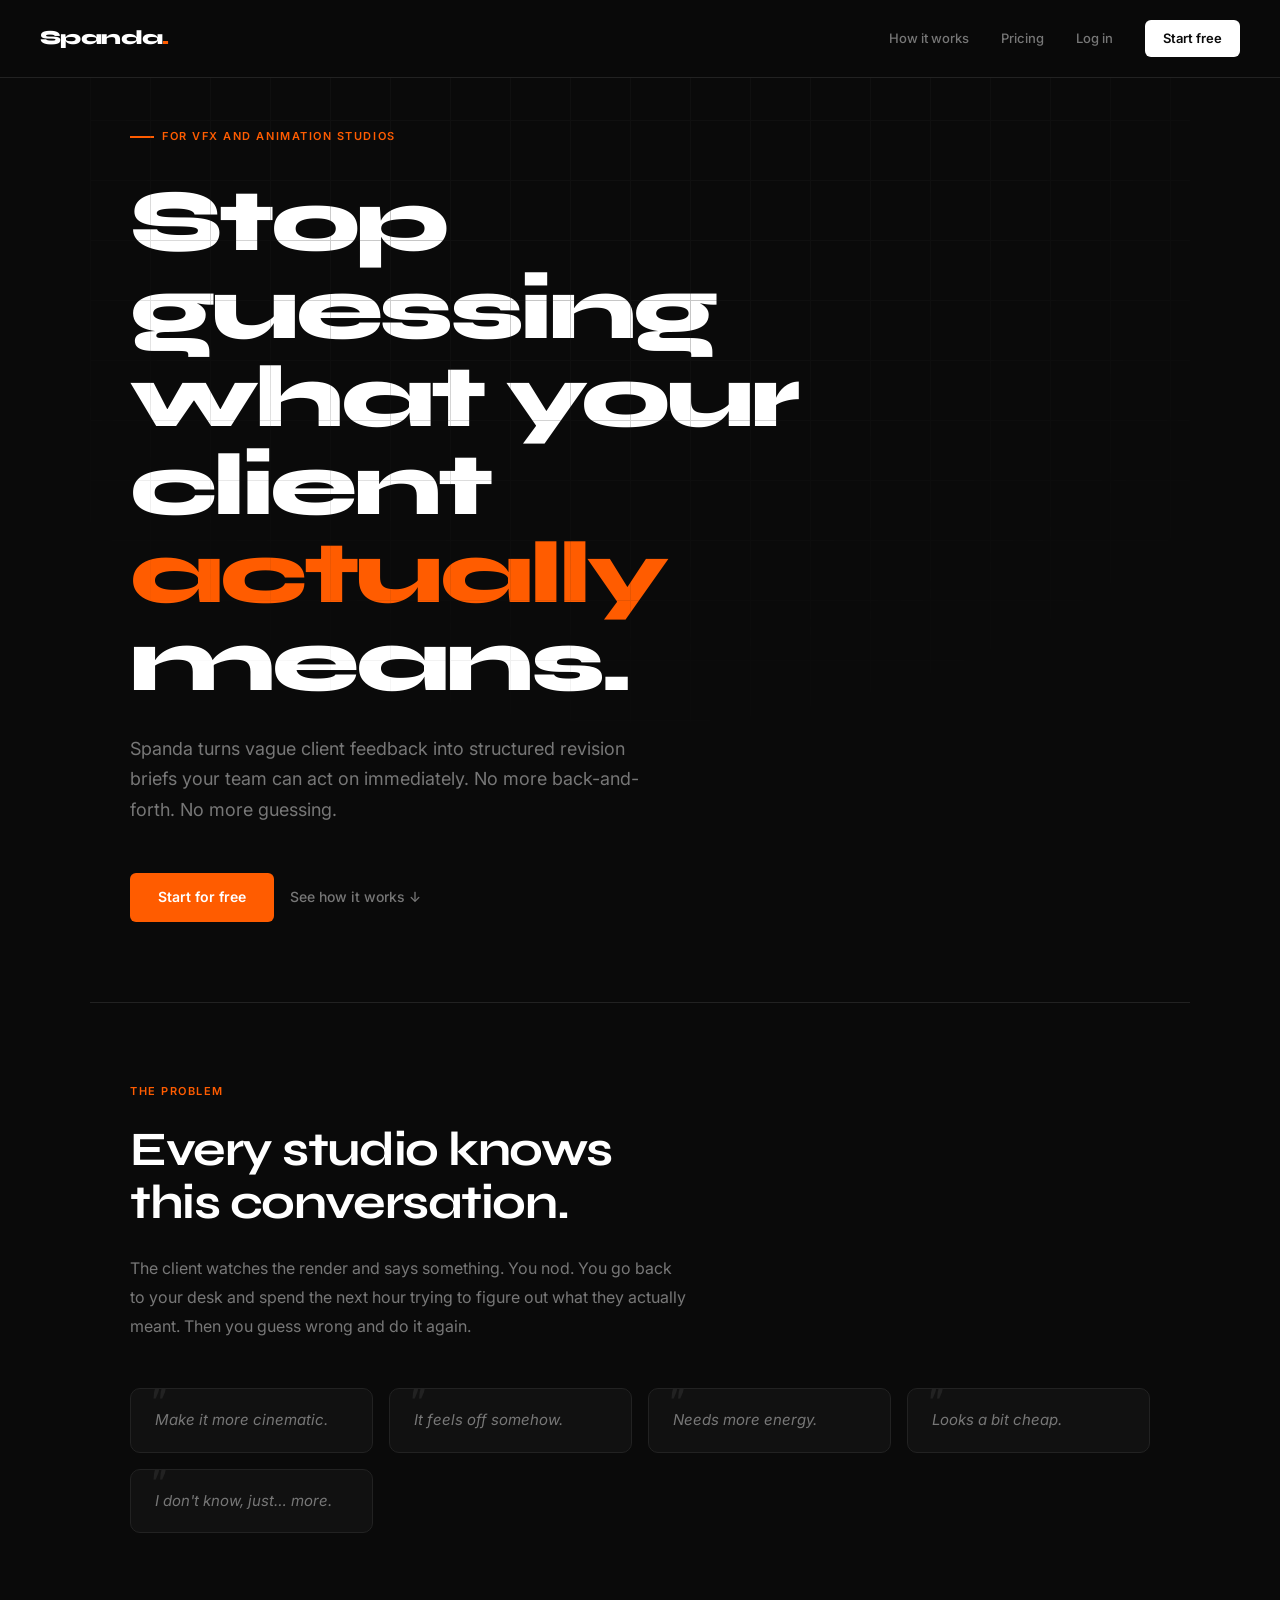
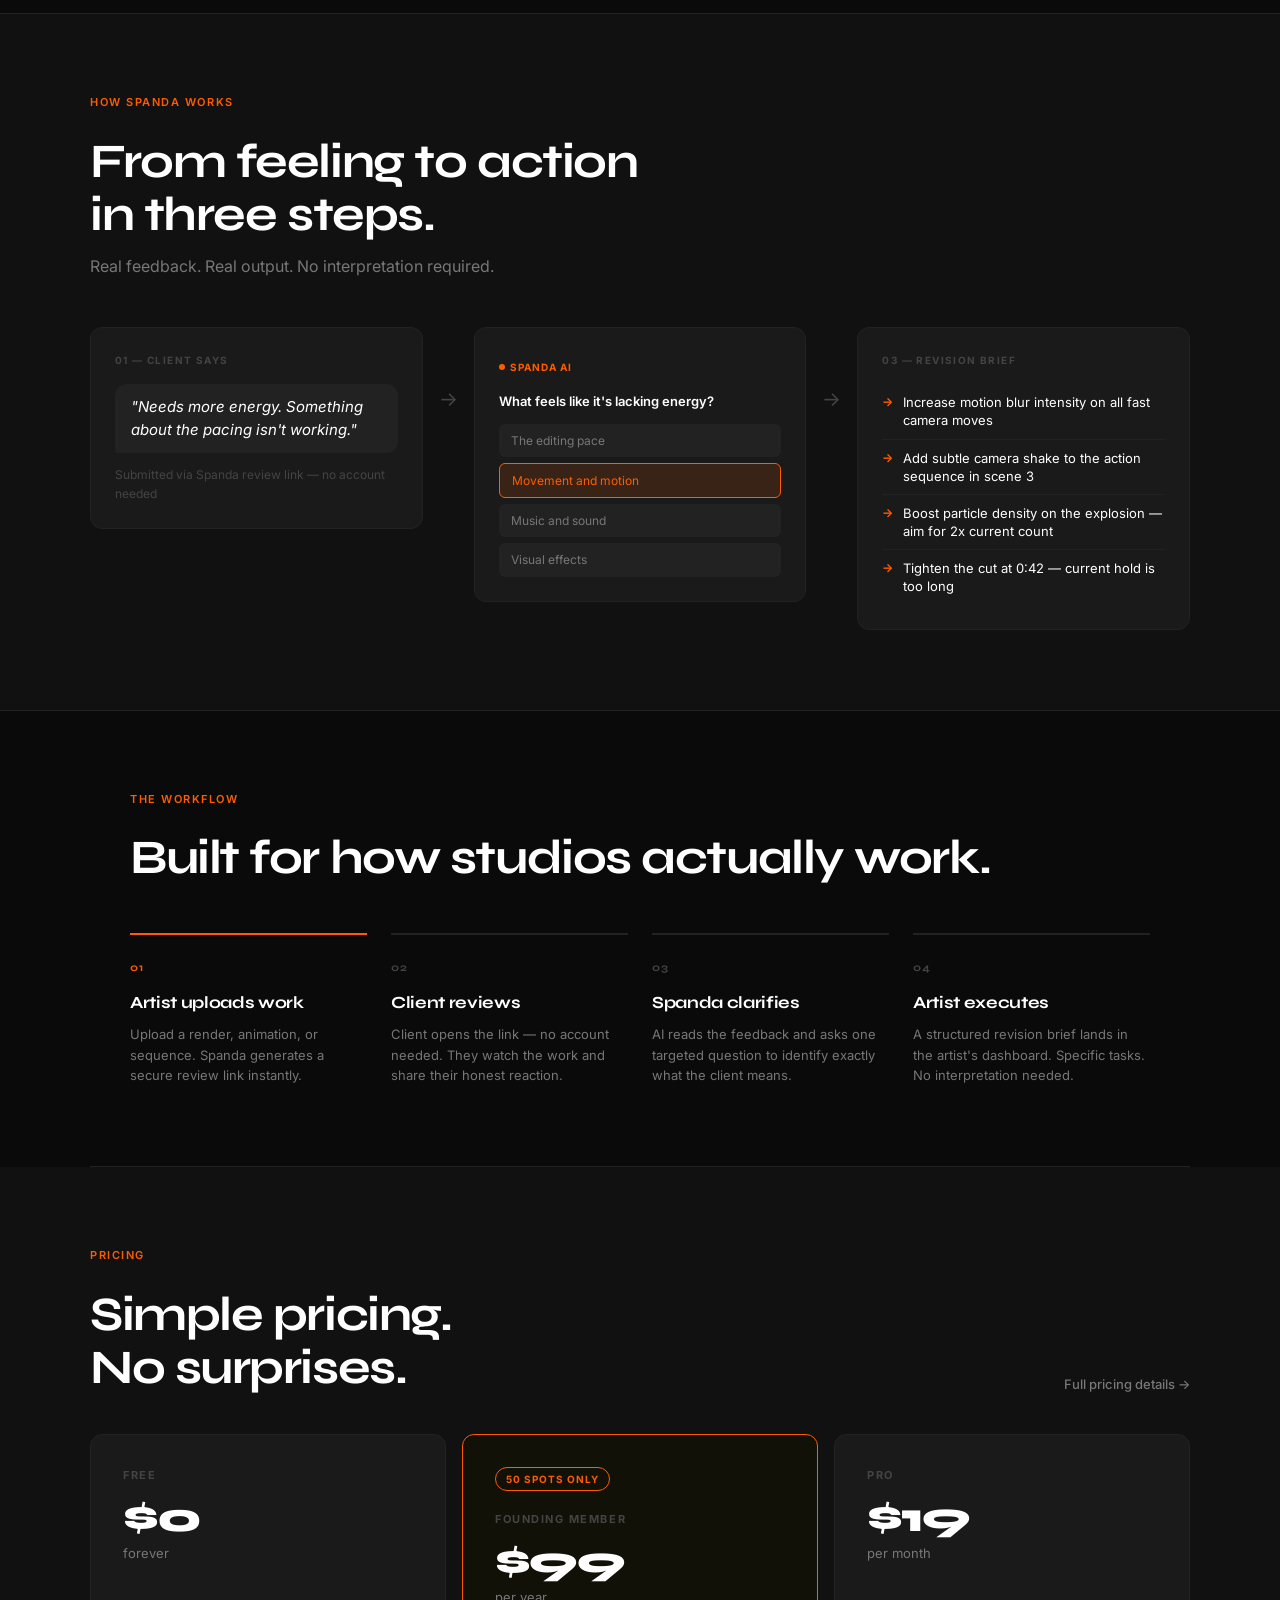
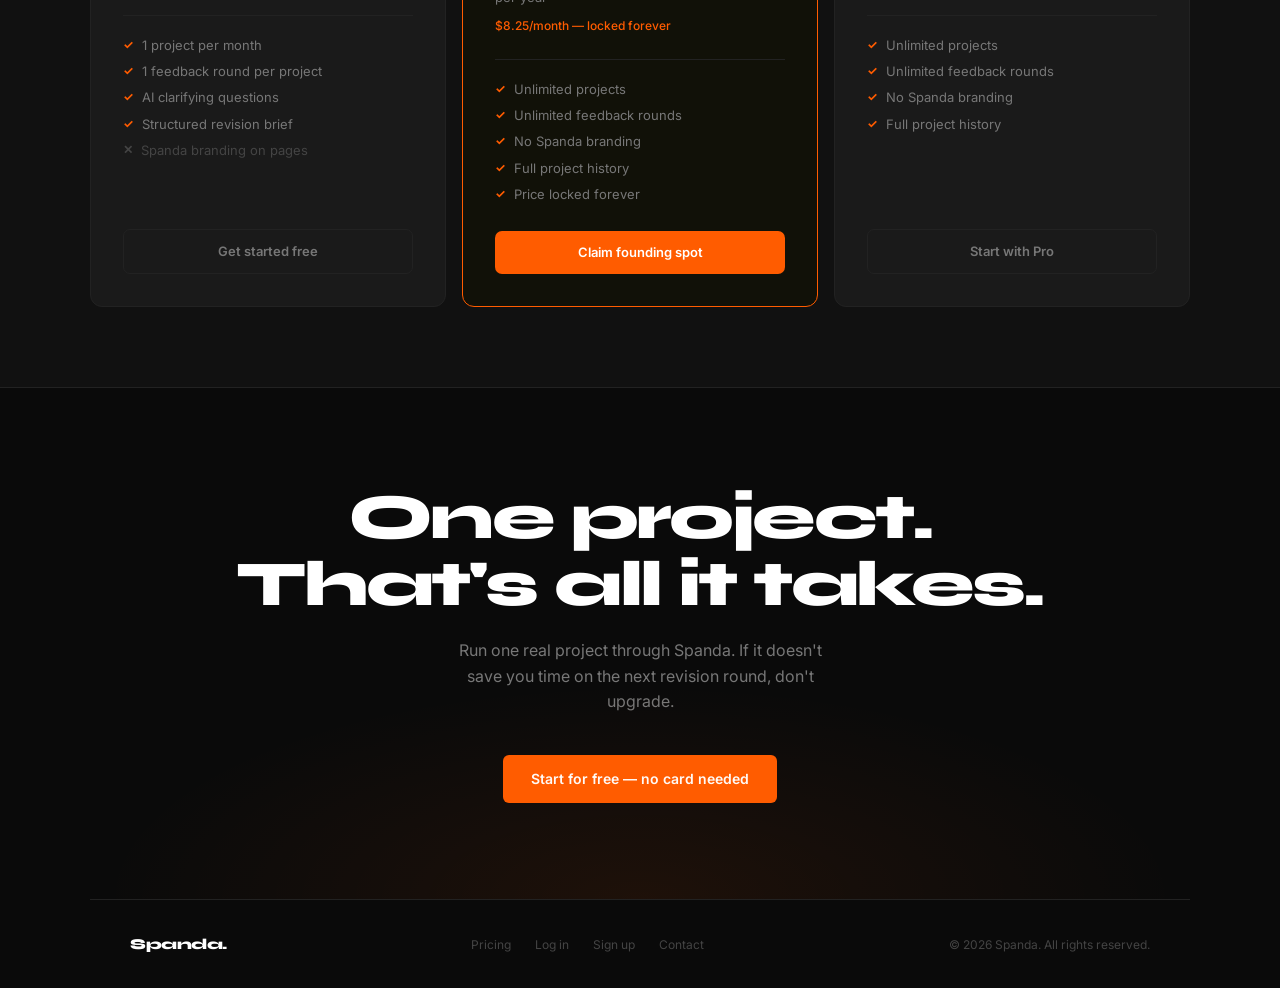
<file: index.html>
<!DOCTYPE html>
<html lang="en">

<head>
  <meta charset="UTF-8">
  <meta name="viewport" content="width=device-width, initial-scale=1.0">
  <title>Spanda — Stop guessing what your client means</title>
  <link rel="preconnect" href="https://fonts.googleapis.com">
  <link rel="preconnect" href="https://fonts.gstatic.com" crossorigin>
  <link href="https://fonts.googleapis.com/css2?family=Syne:wght@400;600;700;800&family=Inter:wght@300;400;500;600&display=swap" rel="stylesheet">
  <style>

    /* ── RESET ─────────────────────────────────────────── */
    *, *::before, *::after { margin: 0; padding: 0; box-sizing: border-box; }
    html { scroll-behavior: smooth; }

    /* ── TOKENS ────────────────────────────────────────── */
    :root {
      --bg:        #0A0A0A;
      --surface:   #111111;
      --elevated:  #1A1A1A;
      --border:    #222222;
      --accent:    #FF5C00;
      --accent-dim:#FF5C0022;
      --text:      #FFFFFF;
      --muted:     #777777;
      --subtle:    #444444;
    }

    /* ── BASE ──────────────────────────────────────────── */
    body {
      font-family: 'Inter', sans-serif;
      background: var(--bg);
      color: var(--text);
      font-size: 16px;
      line-height: 1.6;
      -webkit-font-smoothing: antialiased;
    }

    a { color: inherit; text-decoration: none; }

    /* ── HEADER ────────────────────────────────────────── */
    .header {
      position: fixed;
      top: 0; left: 0; right: 0;
      z-index: 100;
      display: flex;
      justify-content: space-between;
      align-items: center;
      padding: 1.25rem 2.5rem;
      background: rgba(10,10,10,0.85);
      backdrop-filter: blur(12px);
      -webkit-backdrop-filter: blur(12px);
      border-bottom: 1px solid var(--border);
    }

    .header-logo {
      font-family: 'Syne', sans-serif;
      font-size: 20px;
      font-weight: 800;
      letter-spacing: -0.03em;
      color: var(--text);
    }

    .header-logo span { color: var(--accent); }

    .header-nav {
      display: flex;
      align-items: center;
      gap: 2rem;
    }

    .nav-link {
      font-size: 13px;
      font-weight: 500;
      color: var(--muted);
      transition: color 0.15s;
    }

    .nav-link:hover { color: var(--text); }

    .nav-cta {
      font-size: 13px;
      font-weight: 600;
      color: var(--bg);
      background: var(--text);
      padding: 8px 18px;
      border-radius: 6px;
      transition: opacity 0.15s;
    }

    .nav-cta:hover { opacity: 0.85; }

    /* ── HERO ──────────────────────────────────────────── */
    .hero {
      min-height: 100vh;
      display: flex;
      flex-direction: column;
      justify-content: center;
      align-items: flex-start;
      padding: 8rem 2.5rem 5rem;
      max-width: 1100px;
      margin: 0 auto;
      position: relative;
    }

    .hero-eyebrow {
      display: inline-flex;
      align-items: center;
      gap: 8px;
      font-size: 11px;
      font-weight: 600;
      letter-spacing: 0.14em;
      text-transform: uppercase;
      color: var(--accent);
      margin-bottom: 2rem;
    }

    .hero-eyebrow::before {
      content: '';
      display: block;
      width: 24px;
      height: 1.5px;
      background: var(--accent);
    }

    .hero-title {
      font-family: 'Syne', sans-serif;
      font-size: clamp(44px, 7vw, 88px);
      font-weight: 800;
      line-height: 1.0;
      letter-spacing: -0.04em;
      color: var(--text);
      margin-bottom: 1.75rem;
      max-width: 800px;
    }

    .hero-title em {
      font-style: normal;
      color: var(--accent);
    }

    .hero-sub {
      font-size: 18px;
      font-weight: 400;
      color: var(--muted);
      line-height: 1.7;
      max-width: 520px;
      margin-bottom: 3rem;
    }

    .hero-actions {
      display: flex;
      align-items: center;
      gap: 1rem;
      flex-wrap: wrap;
    }

    .btn-primary {
      display: inline-block;
      background: var(--accent);
      color: #fff;
      font-size: 14px;
      font-weight: 600;
      padding: 13px 28px;
      border-radius: 6px;
      transition: opacity 0.15s;
      border: none;
      cursor: pointer;
      font-family: inherit;
    }

    .btn-primary:hover { opacity: 0.88; }

    .btn-ghost {
      display: inline-flex;
      align-items: center;
      gap: 6px;
      font-size: 14px;
      font-weight: 500;
      color: var(--muted);
      padding: 13px 0;
      transition: color 0.15s;
    }

    .btn-ghost:hover { color: var(--text); }

    .hero-grid {
      position: absolute;
      inset: 0;
      background-image:
        linear-gradient(var(--border) 1px, transparent 1px),
        linear-gradient(90deg, var(--border) 1px, transparent 1px);
      background-size: 60px 60px;
      opacity: 0.25;
      pointer-events: none;
      mask-image: radial-gradient(ellipse 80% 80% at 50% 0%, black 40%, transparent 100%);
      -webkit-mask-image: radial-gradient(ellipse 80% 80% at 50% 0%, black 40%, transparent 100%);
    }

    /* ── PAIN SECTION ──────────────────────────────────── */
    .pain {
      padding: 5rem 2.5rem;
      max-width: 1100px;
      margin: 0 auto;
      border-top: 1px solid var(--border);
    }

    .section-label {
      font-size: 11px;
      font-weight: 600;
      letter-spacing: 0.14em;
      text-transform: uppercase;
      color: var(--accent);
      margin-bottom: 1.5rem;
    }

    .pain-title {
      font-family: 'Syne', sans-serif;
      font-size: clamp(28px, 4vw, 48px);
      font-weight: 700;
      letter-spacing: -0.03em;
      color: var(--text);
      line-height: 1.1;
      margin-bottom: 1.5rem;
      max-width: 640px;
    }

    .pain-body {
      font-size: 16px;
      color: var(--muted);
      line-height: 1.8;
      max-width: 560px;
      margin-bottom: 3rem;
    }

    .pain-quotes {
      display: grid;
      grid-template-columns: repeat(auto-fit, minmax(200px, 1fr));
      gap: 1rem;
    }

    .pain-quote {
      background: var(--surface);
      border: 1px solid var(--border);
      border-radius: 10px;
      padding: 1.25rem 1.5rem;
      font-size: 15px;
      color: var(--muted);
      font-style: italic;
      line-height: 1.5;
      position: relative;
    }

    .pain-quote::before {
      content: '"';
      font-family: 'Syne', sans-serif;
      font-size: 48px;
      color: var(--border);
      position: absolute;
      top: -8px;
      left: 14px;
      line-height: 1;
    }

    /* ── DEMO SECTION ──────────────────────────────────── */
    .demo {
      padding: 5rem 2.5rem;
      border-top: 1px solid var(--border);
      border-bottom: 1px solid var(--border);
      background: var(--surface);
    }

    .demo-inner {
      max-width: 1100px;
      margin: 0 auto;
    }

    .demo-header {
      margin-bottom: 3rem;
    }

    .demo-title {
      font-family: 'Syne', sans-serif;
      font-size: clamp(28px, 4vw, 48px);
      font-weight: 700;
      letter-spacing: -0.03em;
      color: var(--text);
      line-height: 1.1;
      margin-bottom: 0.75rem;
    }

    .demo-sub {
      font-size: 16px;
      color: var(--muted);
    }

    .demo-flow {
      display: grid;
      grid-template-columns: 1fr auto 1fr auto 1fr;
      gap: 0;
      align-items: start;
    }

    .demo-card {
      background: var(--elevated);
      border: 1px solid var(--border);
      border-radius: 12px;
      padding: 1.5rem;
    }

    .demo-card-label {
      font-size: 10px;
      font-weight: 700;
      letter-spacing: 0.14em;
      text-transform: uppercase;
      color: var(--subtle);
      margin-bottom: 1rem;
    }

    .demo-arrow {
      display: flex;
      align-items: center;
      justify-content: center;
      padding: 0 1rem;
      padding-top: 3.5rem;
      color: var(--subtle);
      font-size: 20px;
    }

    .client-bubble {
      background: var(--border);
      border-radius: 12px 12px 12px 3px;
      padding: 12px 16px;
      font-size: 15px;
      color: var(--text);
      font-style: italic;
      margin-bottom: 0.75rem;
      line-height: 1.5;
    }

    .client-meta {
      font-size: 12px;
      color: var(--subtle);
    }

    .spanda-badge {
      display: inline-flex;
      align-items: center;
      gap: 5px;
      font-size: 10px;
      font-weight: 700;
      letter-spacing: 0.1em;
      text-transform: uppercase;
      color: var(--accent);
      margin-bottom: 1rem;
    }

    .spanda-badge::before {
      content: '';
      width: 6px;
      height: 6px;
      border-radius: 50%;
      background: var(--accent);
    }

    .spanda-question {
      font-size: 13px;
      font-weight: 600;
      color: var(--text);
      margin-bottom: 0.75rem;
    }

    .spanda-options {
      display: flex;
      flex-direction: column;
      gap: 6px;
    }

    .spanda-option {
      background: var(--border);
      border-radius: 6px;
      padding: 7px 12px;
      font-size: 12px;
      color: var(--muted);
    }

    .spanda-option.selected {
      background: var(--accent-dim);
      border: 1px solid var(--accent);
      color: var(--accent);
    }

    .brief-tasks {
      display: flex;
      flex-direction: column;
      gap: 0;
    }

    .brief-task {
      display: flex;
      align-items: flex-start;
      gap: 10px;
      padding: 9px 0;
      border-bottom: 1px solid var(--border);
      font-size: 13px;
      color: var(--text);
      line-height: 1.4;
    }

    .brief-task:last-child { border-bottom: none; }

    .brief-task-arrow {
      color: var(--accent);
      flex-shrink: 0;
      font-size: 12px;
      margin-top: 1px;
      font-weight: 700;
    }

    /* ── HOW IT WORKS ──────────────────────────────────── */
    .how {
      padding: 5rem 2.5rem;
      max-width: 1100px;
      margin: 0 auto;
      border-bottom: 1px solid var(--border);
    }

    .how-title {
      font-family: 'Syne', sans-serif;
      font-size: clamp(28px, 4vw, 48px);
      font-weight: 700;
      letter-spacing: -0.03em;
      color: var(--text);
      line-height: 1.1;
      margin-bottom: 3rem;
    }

    .how-steps {
      display: grid;
      grid-template-columns: repeat(4, 1fr);
      gap: 1.5rem;
    }

    .how-step {
      padding-top: 1.5rem;
      border-top: 2px solid var(--border);
    }

    .how-step.active { border-top-color: var(--accent); }

    .how-step-num {
      font-family: 'Syne', sans-serif;
      font-size: 11px;
      font-weight: 700;
      color: var(--subtle);
      letter-spacing: 0.1em;
      margin-bottom: 0.75rem;
    }

    .how-step.active .how-step-num { color: var(--accent); }

    .how-step-title {
      font-family: 'Syne', sans-serif;
      font-size: 17px;
      font-weight: 700;
      color: var(--text);
      margin-bottom: 0.5rem;
      letter-spacing: -0.02em;
    }

    .how-step-desc {
      font-size: 13px;
      color: var(--muted);
      line-height: 1.6;
    }

    /* ── PRICING PREVIEW ───────────────────────────────── */
    .pricing {
      padding: 5rem 2.5rem;
      background: var(--surface);
      border-bottom: 1px solid var(--border);
    }

    .pricing-inner {
      max-width: 1100px;
      margin: 0 auto;
    }

    .pricing-header {
      display: flex;
      justify-content: space-between;
      align-items: flex-end;
      margin-bottom: 2.5rem;
      flex-wrap: wrap;
      gap: 1rem;
    }

    .pricing-title {
      font-family: 'Syne', sans-serif;
      font-size: clamp(28px, 4vw, 48px);
      font-weight: 700;
      letter-spacing: -0.03em;
      color: var(--text);
      line-height: 1.1;
    }

    .pricing-link {
      font-size: 13px;
      font-weight: 500;
      color: var(--muted);
      transition: color 0.15s;
    }

    .pricing-link:hover { color: var(--text); }

    .pricing-cards {
      display: grid;
      grid-template-columns: repeat(3, 1fr);
      gap: 1rem;
    }

    .plan-card {
      background: var(--elevated);
      border: 1px solid var(--border);
      border-radius: 12px;
      padding: 2rem;
      display: flex;
      flex-direction: column;
    }

    .plan-card.featured {
      border-color: var(--accent);
      background: #111108;
    }

    .plan-badge {
      display: inline-block;
      font-size: 10px;
      font-weight: 700;
      letter-spacing: 0.1em;
      text-transform: uppercase;
      color: var(--accent);
      border: 1px solid var(--accent);
      border-radius: 20px;
      padding: 3px 10px;
      margin-bottom: 1.25rem;
      width: fit-content;
    }

    .plan-name {
      font-size: 11px;
      font-weight: 700;
      letter-spacing: 0.14em;
      text-transform: uppercase;
      color: var(--subtle);
      margin-bottom: 0.75rem;
    }

    .plan-price {
      font-family: 'Syne', sans-serif;
      font-size: 42px;
      font-weight: 800;
      letter-spacing: -0.04em;
      color: var(--text);
      line-height: 1;
      margin-bottom: 0.25rem;
    }

    .plan-period {
      font-size: 13px;
      color: var(--muted);
      margin-bottom: 0.5rem;
    }

    .plan-note {
      font-size: 12px;
      color: var(--accent);
      font-weight: 500;
      margin-bottom: 1.5rem;
    }

    .plan-divider {
      height: 1px;
      background: var(--border);
      margin-bottom: 1.25rem;
    }

    .plan-features {
      list-style: none;
      display: flex;
      flex-direction: column;
      gap: 8px;
      flex: 1;
      margin-bottom: 1.75rem;
    }

    .plan-feature {
      display: flex;
      align-items: flex-start;
      gap: 8px;
      font-size: 13px;
      color: var(--muted);
      line-height: 1.4;
    }

    .plan-feature-check {
      color: var(--accent);
      flex-shrink: 0;
      font-size: 12px;
      font-weight: 700;
      margin-top: 1px;
    }

    .plan-feature.dim { color: var(--subtle); }
    .plan-feature.dim .plan-feature-check { color: var(--subtle); }

    .plan-btn {
      display: block;
      text-align: center;
      padding: 11px;
      border-radius: 7px;
      font-size: 13px;
      font-weight: 600;
      transition: opacity 0.15s;
      cursor: pointer;
    }

    .plan-btn-primary {
      background: var(--accent);
      color: #fff;
      border: none;
    }

    .plan-btn-secondary {
      background: transparent;
      color: var(--muted);
      border: 1px solid var(--border);
    }

    .plan-btn:hover { opacity: 0.8; }

    /* ── CTA ───────────────────────────────────────────── */
    .cta {
      padding: 6rem 2.5rem;
      text-align: center;
      position: relative;
      overflow: hidden;
    }

    .cta::before {
      content: '';
      position: absolute;
      inset: 0;
      background: radial-gradient(ellipse 60% 60% at 50% 100%, #FF5C0015 0%, transparent 70%);
      pointer-events: none;
    }

    .cta-title {
      font-family: 'Syne', sans-serif;
      font-size: clamp(32px, 5vw, 64px);
      font-weight: 800;
      letter-spacing: -0.04em;
      color: var(--text);
      line-height: 1.05;
      margin-bottom: 1.25rem;
    }

    .cta-sub {
      font-size: 16px;
      color: var(--muted);
      margin-bottom: 2.5rem;
      max-width: 400px;
      margin-left: auto;
      margin-right: auto;
    }

    /* ── FOOTER ────────────────────────────────────────── */
    .footer {
      border-top: 1px solid var(--border);
      padding: 2rem 2.5rem;
      display: flex;
      justify-content: space-between;
      align-items: center;
      flex-wrap: wrap;
      gap: 1rem;
      max-width: 1100px;
      margin: 0 auto;
    }

    .footer-logo {
      font-family: 'Syne', sans-serif;
      font-size: 15px;
      font-weight: 800;
      letter-spacing: -0.03em;
      color: var(--text);
    }

    .footer-links {
      display: flex;
      gap: 1.5rem;
      flex-wrap: wrap;
    }

    .footer-link {
      font-size: 12px;
      color: var(--subtle);
      transition: color 0.15s;
    }

    .footer-link:hover { color: var(--muted); }

    .footer-copy {
      font-size: 12px;
      color: var(--subtle);
    }

  </style>
</head>

<body>

  <!-- HEADER -->
  <header class="header">
    <div class="header-logo">Spanda<span>.</span></div>
    <nav class="header-nav">
      <a href="#how" class="nav-link">How it works</a>
      <a href="pricing.html" class="nav-link">Pricing</a>
      <a href="login.html" class="nav-link">Log in</a>
      <a href="signup.html" class="nav-cta">Start free</a>
    </nav>
  </header>


  <!-- HERO -->
  <section class="hero">
    <div class="hero-grid"></div>
    <div class="hero-eyebrow">For VFX and Animation studios</div>
    <h1 class="hero-title">
      Stop guessing<br>
      what your client<br>
      <em>actually</em> means.
    </h1>
    <p class="hero-sub">
      Spanda turns vague client feedback into structured revision briefs
      your team can act on immediately. No more back-and-forth. No more guessing.
    </p>
    <div class="hero-actions">
      <a href="signup.html" class="btn-primary">Start for free</a>
      <a href="#demo" class="btn-ghost">See how it works &darr;</a>
    </div>
  </section>


  <!-- PAIN -->
  <section class="pain">
    <p class="section-label">The problem</p>
    <h2 class="pain-title">
      Every studio knows<br>this conversation.
    </h2>
    <p class="pain-body">
      The client watches the render and says something. You nod.
      You go back to your desk and spend the next hour trying to figure out
      what they actually meant. Then you guess wrong and do it again.
    </p>
    <div class="pain-quotes">
      <div class="pain-quote">Make it more cinematic.</div>
      <div class="pain-quote">It feels off somehow.</div>
      <div class="pain-quote">Needs more energy.</div>
      <div class="pain-quote">Looks a bit cheap.</div>
      <div class="pain-quote">I don't know, just&hellip; more.</div>
    </div>
  </section>


  <!-- DEMO -->
  <section class="demo" id="demo">
    <div class="demo-inner">
      <div class="demo-header">
        <p class="section-label">How Spanda works</p>
        <h2 class="demo-title">From feeling to action<br>in three steps.</h2>
        <p class="demo-sub">Real feedback. Real output. No interpretation required.</p>
      </div>

      <div class="demo-flow">

        <div class="demo-card">
          <p class="demo-card-label">01 — Client says</p>
          <div class="client-bubble">
            "Needs more energy. Something about the pacing isn't working."
          </div>
          <p class="client-meta">Submitted via Spanda review link — no account needed</p>
        </div>

        <div class="demo-arrow">→</div>

        <div class="demo-card">
          <p class="spanda-badge">Spanda AI</p>
          <p class="spanda-question">What feels like it's lacking energy?</p>
          <div class="spanda-options">
            <div class="spanda-option">The editing pace</div>
            <div class="spanda-option selected">Movement and motion</div>
            <div class="spanda-option">Music and sound</div>
            <div class="spanda-option">Visual effects</div>
          </div>
        </div>

        <div class="demo-arrow">→</div>

        <div class="demo-card">
          <p class="demo-card-label">03 — Revision brief</p>
          <div class="brief-tasks">
            <div class="brief-task">
              <span class="brief-task-arrow">→</span>
              <span>Increase motion blur intensity on all fast camera moves</span>
            </div>
            <div class="brief-task">
              <span class="brief-task-arrow">→</span>
              <span>Add subtle camera shake to the action sequence in scene 3</span>
            </div>
            <div class="brief-task">
              <span class="brief-task-arrow">→</span>
              <span>Boost particle density on the explosion — aim for 2x current count</span>
            </div>
            <div class="brief-task">
              <span class="brief-task-arrow">→</span>
              <span>Tighten the cut at 0:42 — current hold is too long</span>
            </div>
          </div>
        </div>

      </div>
    </div>
  </section>


  <!-- HOW IT WORKS -->
  <section class="how" id="how">
    <p class="section-label">The workflow</p>
    <h2 class="how-title">Built for how studios actually work.</h2>
    <div class="how-steps">
      <div class="how-step active">
        <div class="how-step-num">01</div>
        <div class="how-step-title">Artist uploads work</div>
        <p class="how-step-desc">Upload a render, animation, or sequence. Spanda generates a secure review link instantly.</p>
      </div>
      <div class="how-step">
        <div class="how-step-num">02</div>
        <div class="how-step-title">Client reviews</div>
        <p class="how-step-desc">Client opens the link — no account needed. They watch the work and share their honest reaction.</p>
      </div>
      <div class="how-step">
        <div class="how-step-num">03</div>
        <div class="how-step-title">Spanda clarifies</div>
        <p class="how-step-desc">AI reads the feedback and asks one targeted question to identify exactly what the client means.</p>
      </div>
      <div class="how-step">
        <div class="how-step-num">04</div>
        <div class="how-step-title">Artist executes</div>
        <p class="how-step-desc">A structured revision brief lands in the artist's dashboard. Specific tasks. No interpretation needed.</p>
      </div>
    </div>
  </section>


  <!-- PRICING PREVIEW -->
  <section class="pricing">
    <div class="pricing-inner">
      <div class="pricing-header">
        <div>
          <p class="section-label">Pricing</p>
          <h2 class="pricing-title">Simple pricing.<br>No surprises.</h2>
        </div>
        <a href="pricing.html" class="pricing-link">Full pricing details →</a>
      </div>

      <div class="pricing-cards">

        <div class="plan-card">
          <p class="plan-name">Free</p>
          <div class="plan-price">$0</div>
          <p class="plan-period">forever</p>
          <p class="plan-note">&nbsp;</p>
          <div class="plan-divider"></div>
          <ul class="plan-features">
            <li class="plan-feature"><span class="plan-feature-check">✓</span> 1 project per month</li>
            <li class="plan-feature"><span class="plan-feature-check">✓</span> 1 feedback round per project</li>
            <li class="plan-feature"><span class="plan-feature-check">✓</span> AI clarifying questions</li>
            <li class="plan-feature"><span class="plan-feature-check">✓</span> Structured revision brief</li>
            <li class="plan-feature dim"><span class="plan-feature-check">✕</span> Spanda branding on pages</li>
          </ul>
          <a href="signup.html" class="plan-btn plan-btn-secondary">Get started free</a>
        </div>

        <div class="plan-card featured">
          <div class="plan-badge">50 spots only</div>
          <p class="plan-name">Founding Member</p>
          <div class="plan-price">$99</div>
          <p class="plan-period">per year</p>
          <p class="plan-note">$8.25/month — locked forever</p>
          <div class="plan-divider"></div>
          <ul class="plan-features">
            <li class="plan-feature"><span class="plan-feature-check">✓</span> Unlimited projects</li>
            <li class="plan-feature"><span class="plan-feature-check">✓</span> Unlimited feedback rounds</li>
            <li class="plan-feature"><span class="plan-feature-check">✓</span> No Spanda branding</li>
            <li class="plan-feature"><span class="plan-feature-check">✓</span> Full project history</li>
            <li class="plan-feature"><span class="plan-feature-check">✓</span> Price locked forever</li>
          </ul>
          <a href="https://spanda.lemonsqueezy.com/checkout/buy/796f72cc-9e7f-4145-a76f-9f0ba7ec4dff" class="plan-btn plan-btn-primary" target="_blank">Claim founding spot</a>
        </div>

        <div class="plan-card">
          <p class="plan-name">Pro</p>
          <div class="plan-price">$19</div>
          <p class="plan-period">per month</p>
          <p class="plan-note">&nbsp;</p>
          <div class="plan-divider"></div>
          <ul class="plan-features">
            <li class="plan-feature"><span class="plan-feature-check">✓</span> Unlimited projects</li>
            <li class="plan-feature"><span class="plan-feature-check">✓</span> Unlimited feedback rounds</li>
            <li class="plan-feature"><span class="plan-feature-check">✓</span> No Spanda branding</li>
            <li class="plan-feature"><span class="plan-feature-check">✓</span> Full project history</li>
          </ul>
          <a href="https://spanda.lemonsqueezy.com/checkout/buy/736500cb-b7e2-464c-9b38-de93b39f2f11" class="plan-btn plan-btn-secondary" target="_blank">Start with Pro</a>
        </div>

      </div>
    </div>
  </section>


  <!-- CTA -->
  <section class="cta">
    <h2 class="cta-title">
      One project.<br>
      That's all it takes.
    </h2>
    <p class="cta-sub">
      Run one real project through Spanda. If it doesn't save you
      time on the next revision round, don't upgrade.
    </p>
    <a href="signup.html" class="btn-primary">Start for free — no card needed</a>
  </section>


  <!-- FOOTER -->
  <footer>
    <div class="footer">
      <div class="footer-logo">Spanda.</div>
      <div class="footer-links">
        <a href="pricing.html" class="footer-link">Pricing</a>
        <a href="login.html" class="footer-link">Log in</a>
        <a href="signup.html" class="footer-link">Sign up</a>
        <a href="mailto:dsignlymedia@gmail.com" class="footer-link">Contact</a>
      </div>
      <p class="footer-copy">© 2026 Spanda. All rights reserved.</p>
    </div>
  </footer>


  <script>
    // Redirect logged-in users straight to dashboard
    const session = JSON.parse(localStorage.getItem('spanda_session'));
    const accessToken = session?.access_token || session?.session?.access_token;
    if (accessToken) {
      window.location.href = 'dashboard.html';
    }
  </script>

</body>
</html>
</file>
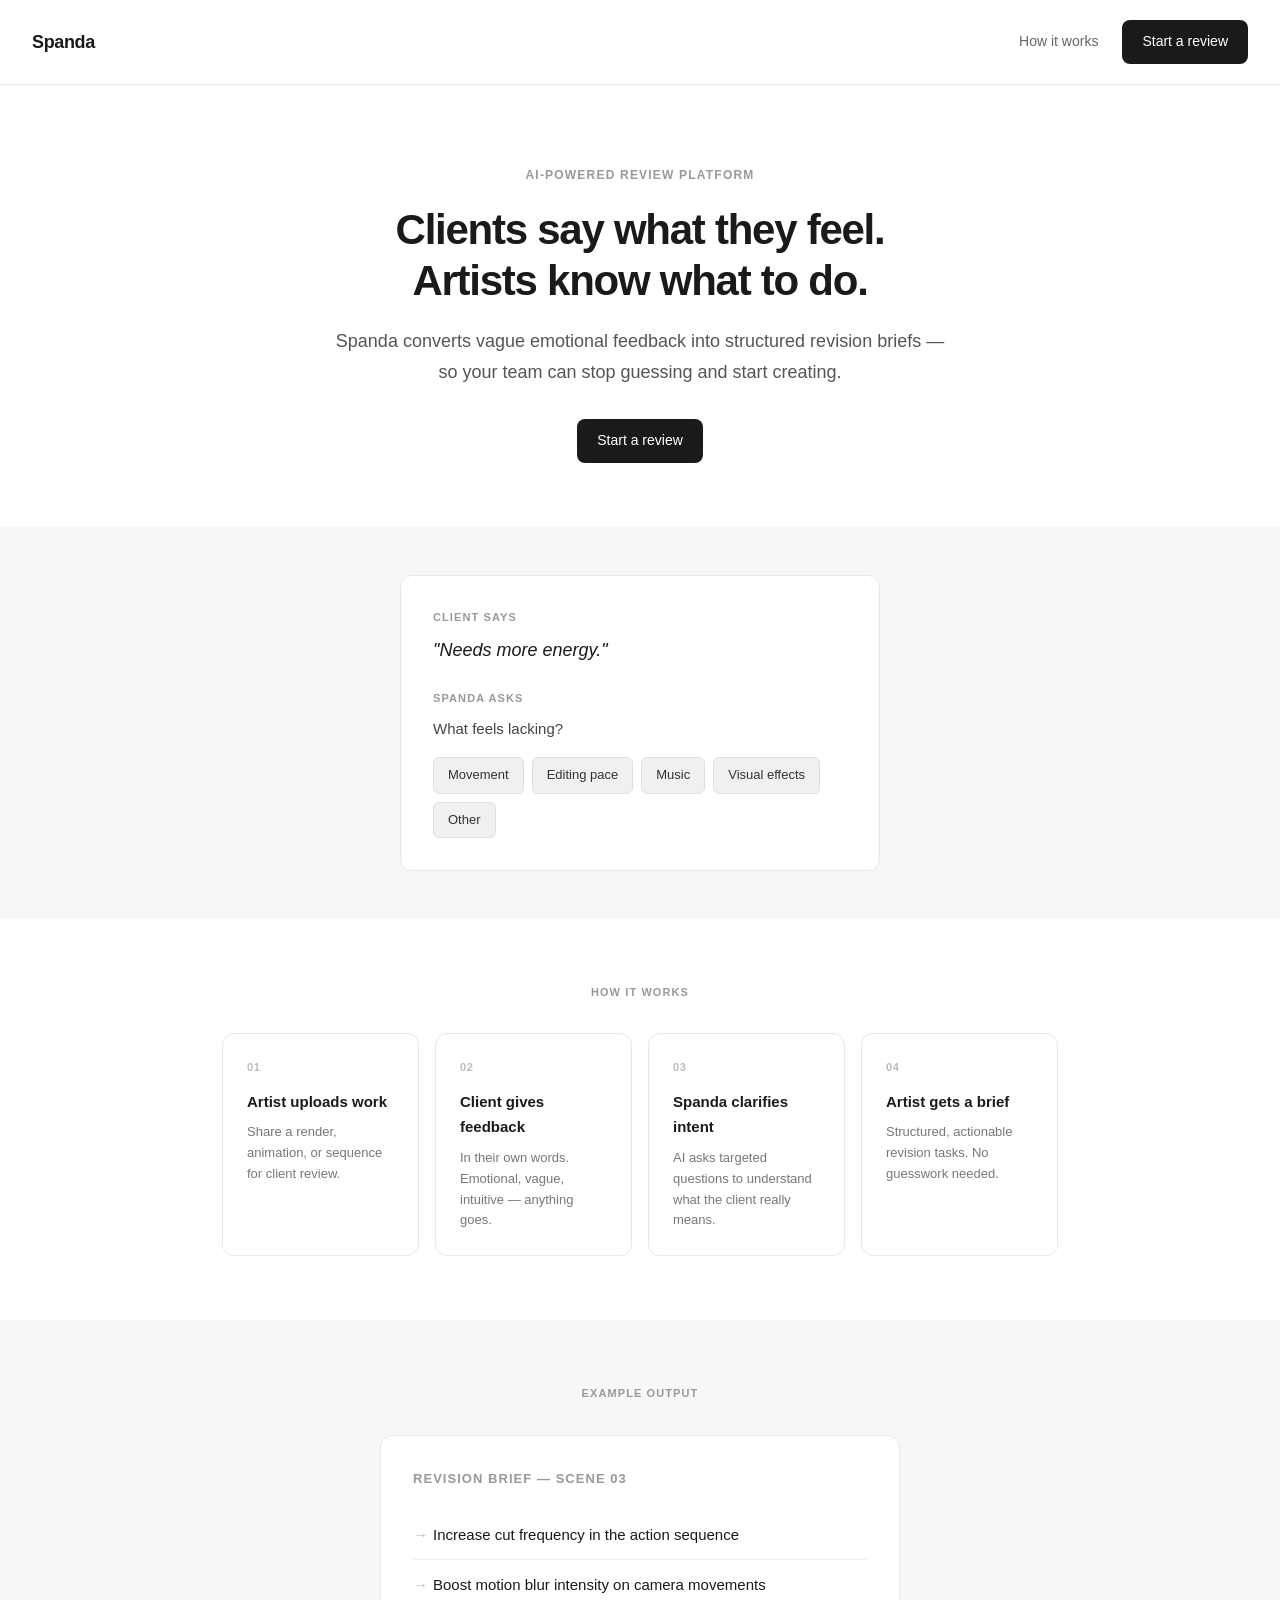
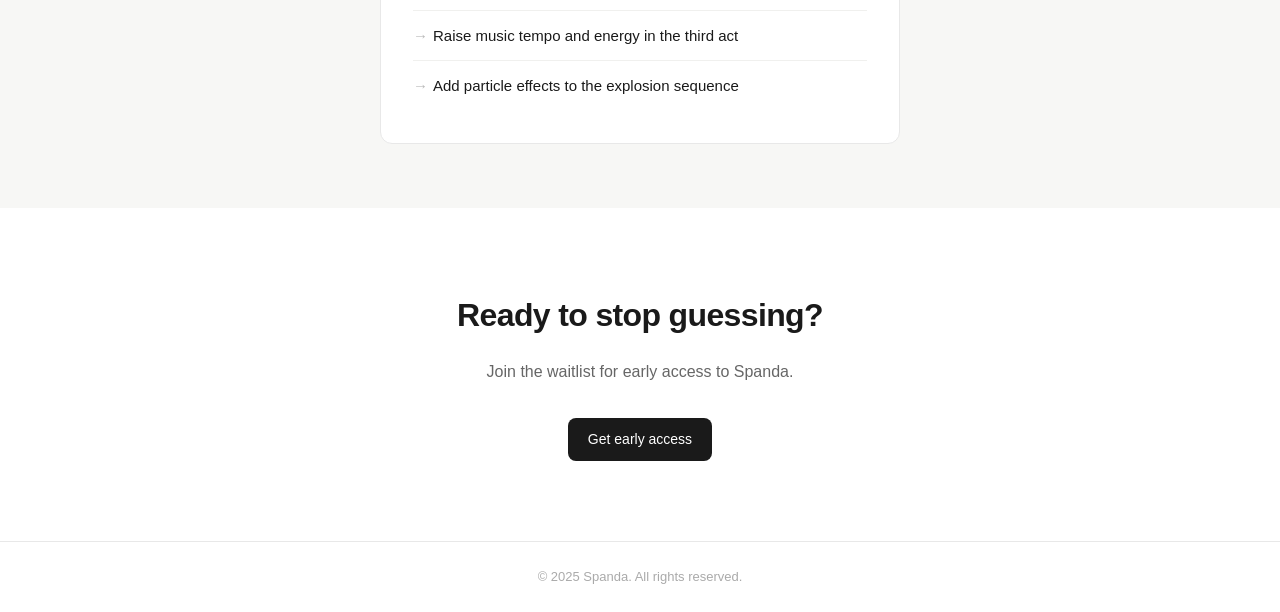
<file: SPANDA/index.html>
<!DOCTYPE html>
<html lang="en">

<head>
  <meta charset="UTF-8">
  <meta name="viewport" content="width=device-width, initial-scale=1.0">
  <title>Spanda — AI-powered review platform</title>
  <link rel="stylesheet" href="style.css">
</head>

<body>

  <!-- HEADER -->
  <header class="site-header">
    <div class="logo">Spanda</div>
    <nav>
      <a href="#how" class="nav-link">How it works</a>
      <a href="upload.html" class="btn-primary">Start a review</a>
    </nav>
  </header>


  <!-- HERO -->
  <section class="hero">
    <p class="hero-label">AI-powered review platform</p>
    <h1 class="hero-title">Clients say what they feel.<br>Artists know what to do.</h1>
    <p class="hero-subtitle">
      Spanda converts vague emotional feedback into structured revision briefs —
      so your team can stop guessing and start creating.
    </p>
    <a href="upload.html" class="btn-primary">Start a review</a>
  </section>


  <!-- DEMO -->
  <section class="demo-section">
    <div class="demo-box">
      <p class="demo-label">Client says</p>
      <p class="demo-quote">"Needs more energy."</p>
      <p class="demo-label">Spanda asks</p>
      <p class="demo-question">What feels lacking?</p>
      <div class="tag-group">
        <span class="tag">Movement</span>
        <span class="tag">Editing pace</span>
        <span class="tag">Music</span>
        <span class="tag">Visual effects</span>
        <span class="tag">Other</span>
      </div>
    </div>
  </section>


  <!-- HOW IT WORKS -->
  <section class="how-section" id="how">
    <p class="section-label">How it works</p>
    <div class="steps-grid">

      <div class="step-card">
        <span class="step-num">01</span>
        <h3 class="step-title">Artist uploads work</h3>
        <p class="step-desc">Share a render, animation, or sequence for client review.</p>
      </div>

      <div class="step-card">
        <span class="step-num">02</span>
        <h3 class="step-title">Client gives feedback</h3>
        <p class="step-desc">In their own words. Emotional, vague, intuitive — anything goes.</p>
      </div>

      <div class="step-card">
        <span class="step-num">03</span>
        <h3 class="step-title">Spanda clarifies intent</h3>
        <p class="step-desc">AI asks targeted questions to understand what the client really means.</p>
      </div>

      <div class="step-card">
        <span class="step-num">04</span>
        <h3 class="step-title">Artist gets a brief</h3>
        <p class="step-desc">Structured, actionable revision tasks. No guesswork needed.</p>
      </div>

    </div>
  </section>


  <!-- REVISION BRIEF EXAMPLE -->
  <section class="brief-section">
    <p class="section-label">Example output</p>
    <div class="brief-card">
      <p class="brief-title">Revision Brief — Scene 03</p>
      <ul class="brief-list">
        <li>Increase cut frequency in the action sequence</li>
        <li>Boost motion blur intensity on camera movements</li>
        <li>Raise music tempo and energy in the third act</li>
        <li>Add particle effects to the explosion sequence</li>
      </ul>
    </div>
  </section>


  <!-- CTA -->
  <section class="cta-section">
    <h2 class="cta-title">Ready to stop guessing?</h2>
    <p class="cta-subtitle">Join the waitlist for early access to Spanda.</p>
    <a href="upload.html" class="btn-primary">Get early access</a>
  </section>


  <!-- FOOTER -->
  <footer class="site-footer">
    <p>© 2025 Spanda. All rights reserved.</p>
  </footer>

</body>

</html>
</file>
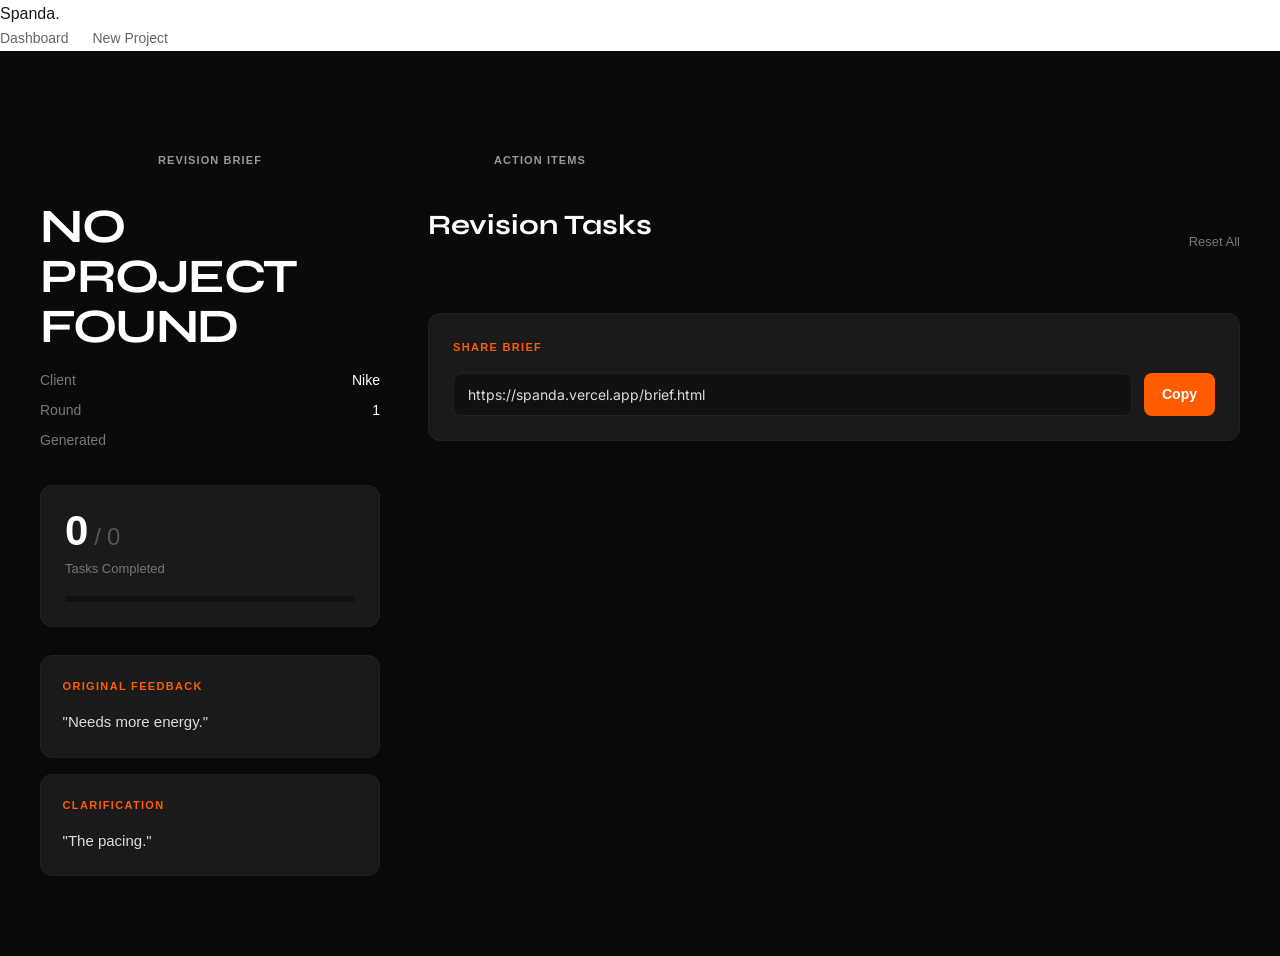
<file: brief.html>
<!DOCTYPE html>
<html lang="en">

<head>

    <meta charset="UTF-8">
    <meta name="viewport" content="width=device-width, initial-scale=1.0">

    <title>Revision Brief — Spanda</title>

    <link rel="preconnect" href="https://fonts.googleapis.com">
    <link rel="preconnect" href="https://fonts.gstatic.com" crossorigin>

    <link href="https://fonts.googleapis.com/css2?family=Syne:wght@400;600;700;800&family=Inter:wght@300;400;500;600&display=swap" rel="stylesheet">

    <link rel="stylesheet" href="style.css">
    <link rel="stylesheet" href="brief.css">

</head>

<body>

<header class="header">

    <div class="header-logo">
        Spanda<span>.</span>
    </div>

    <nav class="header-nav">

        <a href="dashboard.html" class="nav-link">
            Dashboard
        </a>

        <a href="upload.html" class="nav-link">
            New Project
        </a>

    </nav>

</header>


<main class="brief-main">

<div class="brief-container">


<!-- ===========================================================
LEFT
=========================================================== -->

<section class="brief-left">

    <p class="section-label">
        Revision Brief
    </p>

    <h1
        class="brief-title"
        id="brief-project-name">

        Nike Ad — Final Cut v2

    </h1>

    <div class="brief-meta-group">

        <p class="brief-meta">

            Client

            <span id="brief-client-name">

                Nike

            </span>

        </p>

        <p class="brief-meta">

            Round

            <span id="brief-round">

                1

            </span>

        </p>

        <p class="brief-meta">

            Generated

            <span id="brief-date"></span>

        </p>

    </div>


    <!-- Progress -->

    <div class="progress-box">

        <div class="progress-numbers">

            <span
                class="progress-done"
                id="progress-done">

                0

            </span>

            <span class="progress-sep">
                /
            </span>

            <span
                class="progress-total"
                id="progress-total">

                0

            </span>

        </div>

        <p class="progress-label">

            Tasks Completed

        </p>

        <div class="progress-bar-track">

            <div
                class="progress-bar-fill"
                id="progress-bar-fill">
            </div>

        </div>

    </div>



    <!-- Feedback -->

    <div class="context-card">

        <p class="context-label">

            Original Feedback

        </p>

        <p
            class="context-text"
            id="original-feedback-text">

            "Needs more energy."

        </p>

    </div>



    <!-- Clarification -->

    <div class="context-card">

        <p class="context-label">

            Clarification

        </p>

        <p
            class="context-text"
            id="client-clarification">

            "The pacing."

        </p>

    </div>

</section>



<!-- ===========================================================
RIGHT
=========================================================== -->

<section class="brief-right">

    <div class="tasks-header">

        <div>

            <p class="section-label">

                Action Items

            </p>

            <h2 class="tasks-title">

                Revision Tasks

            </h2>

        </div>

        <button
            class="btn-reset"
            id="reset-btn">

            Reset All

        </button>

    </div>


    <div
        class="task-list"
        id="task-list">
    </div>



    <!-- Finished -->

    <div
        class="all-done-box"
        id="all-done-box"
        style="display:none;">

        <div class="all-done-icon">

            ✓

        </div>

        <h2 class="all-done-title">

            Revision Complete

        </h2>

        <p class="all-done-text">

            Every task has been completed.
            You're ready to send the next version to your client.

        </p>

        <a
            href="upload.html"
            class="btn-primary">

            Upload Next Version

        </a>

    </div>



    <!-- Share -->

    <div class="share-box">

        <p class="share-label">

            Share Brief

        </p>

        <div class="share-row">

            <input

                class="share-input"

                id="share-link"

                type="text"

                value="https://spanda.vercel.app/brief.html"

                readonly>

            <button

                class="btn-copy"

                id="copy-btn">

                Copy

            </button>

        </div>

    </div>

</section>

</div>

</main>

<script src="brief.js"></script>

</body>

</html>
</file>
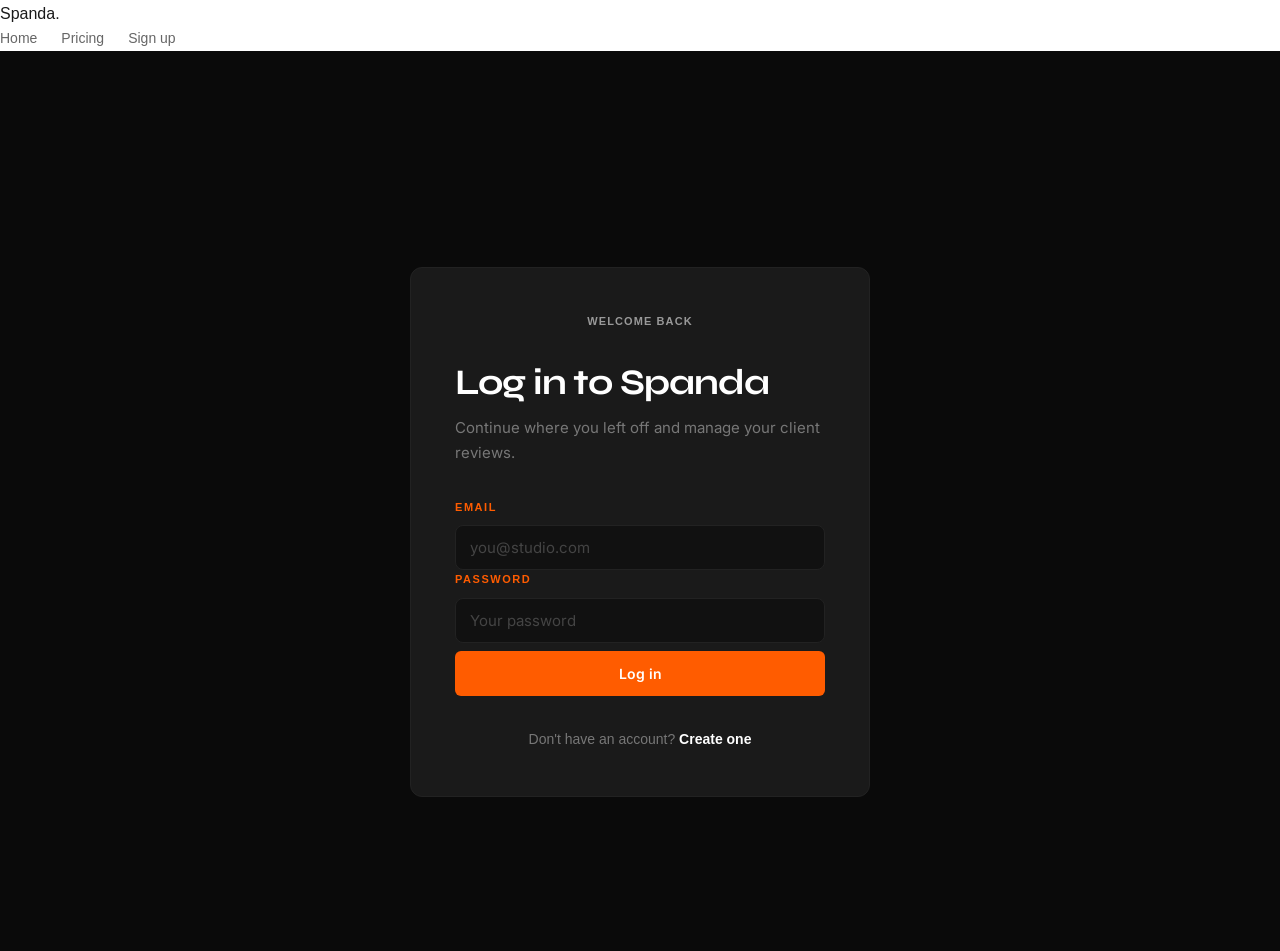
<file: dashboard.html>
<!DOCTYPE html>
<html lang="en">

<head>
  <meta charset="UTF-8">
  <meta name="viewport" content="width=device-width, initial-scale=1.0">

  <title>Dashboard — Spanda</title>

  <link rel="preconnect" href="https://fonts.googleapis.com">
  <link rel="preconnect" href="https://fonts.gstatic.com" crossorigin>
  <link href="https://fonts.googleapis.com/css2?family=Syne:wght@400;600;700;800&family=Inter:wght@300;400;500;600&display=swap" rel="stylesheet">

  <link rel="stylesheet" href="style.css">
  <link rel="stylesheet" href="dashboard.css">
</head>

<body>

  <!-- HEADER -->
  <header class="header">

    <div class="header-logo">
      Spanda<span>.</span>
    </div>

    <nav class="header-nav">
      <span class="nav-user" id="nav-user"></span>
      <button class="btn-logout" id="logout-btn">Log out</button>
    </nav>

  </header>

  <!-- MAIN -->
  <main class="dashboard-main">

    <div class="dashboard-container">

      <!-- Heading -->
      <section class="dashboard-hero">

        <p class="section-label">
          Dashboard
        </p>

        <div class="dashboard-heading">

          <div>

            <h1
              class="dashboard-title"
              id="welcome-message">
              Welcome back
            </h1>

            <p class="dashboard-subtitle">
              Manage projects, collect client feedback and generate structured revision briefs.
            </p>

          </div>

          <a
            href="upload.html"
            class="btn-primary">
            + New Project
          </a>

        </div>

      </section>

      <!-- Projects -->

      <section class="projects-section">

        <div class="projects-header">

          <h2 class="projects-title">
            Your Projects
          </h2>

          <p class="projects-count">
            All projects in one place
          </p>

        </div>

        <!-- Loading -->

        <div
          class="projects-loading"
          id="projects-loading">

          <div class="loading-spinner"></div>

          <p class="loading-text">
            Loading your projects...
          </p>

        </div>

        <!-- Empty -->

        <div
          class="projects-empty"
          id="projects-empty"
          style="display:none;">

          <div class="empty-icon">
            📁
          </div>

          <h2 class="empty-title">
            No projects yet
          </h2>

          <p class="empty-text">
            Upload your first animation, render or video to begin collecting structured client feedback.
          </p>

          <a
            href="upload.html"
            class="btn-primary">
            Upload your first project
          </a>

        </div>

        <!-- Grid -->

        <div
          class="projects-grid"
          id="projects-grid"
          style="display:none;">
        </div>

      </section>

    </div>

  </main>

  <script src="dashboard.js"></script>

</body>

</html>
</file>
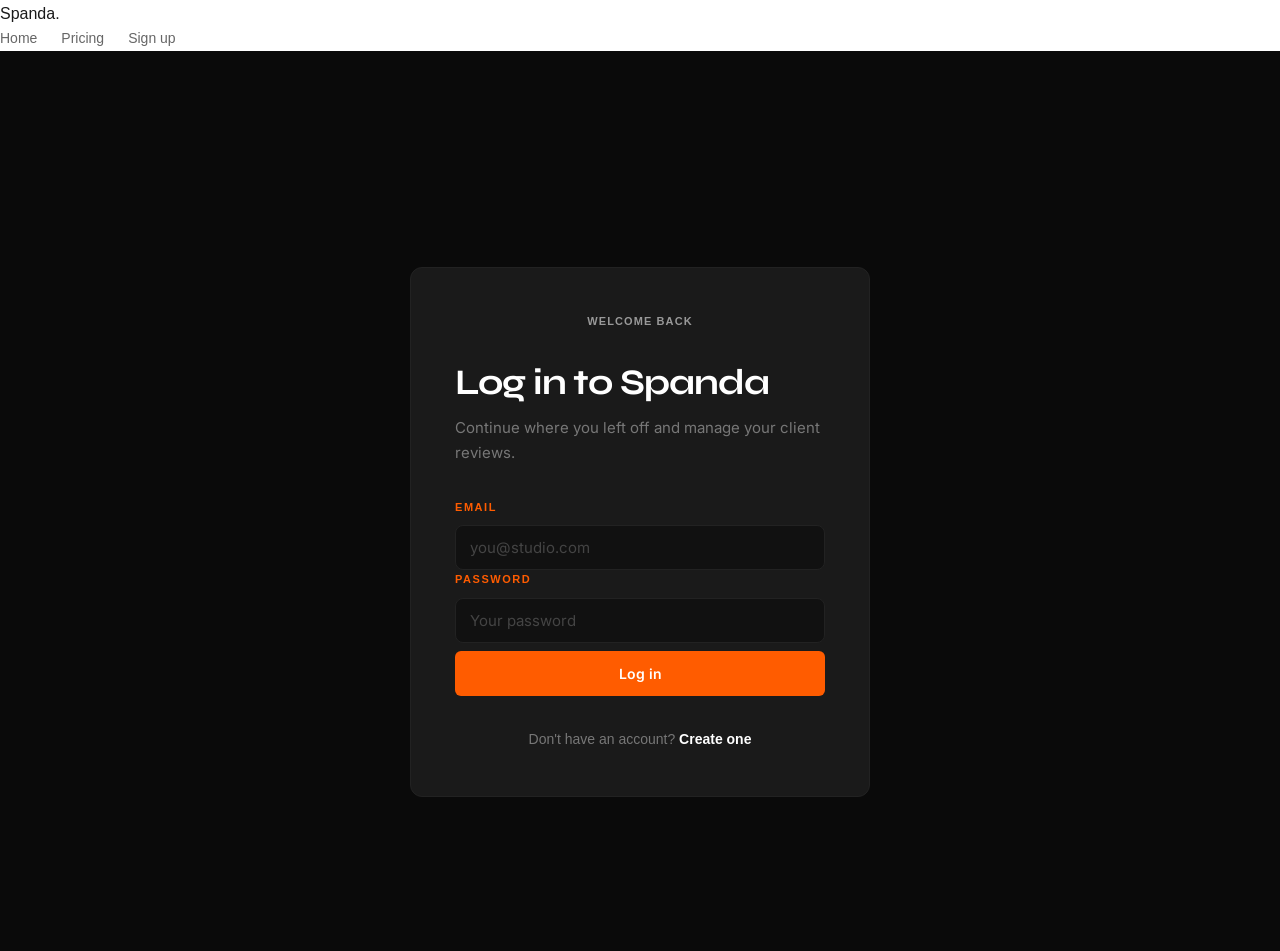
<file: login.html>
<!DOCTYPE html>
<html lang="en">

<head>
  <meta charset="UTF-8">
  <meta name="viewport" content="width=device-width, initial-scale=1.0">

  <title>Log In — Spanda</title>

  <link rel="preconnect" href="https://fonts.googleapis.com">
  <link rel="preconnect" href="https://fonts.gstatic.com" crossorigin>
  <link href="https://fonts.googleapis.com/css2?family=Syne:wght@400;600;700;800&family=Inter:wght@300;400;500;600&display=swap" rel="stylesheet">

  <link rel="stylesheet" href="style.css">
  <link rel="stylesheet" href="auth.css">
</head>

<body>

  <!-- HEADER -->
  <header class="header">
    <div class="header-logo">
      Spanda<span>.</span>
    </div>

    <nav class="header-nav">
      <a href="index.html" class="nav-link">Home</a>
      <a href="pricing.html" class="nav-link">Pricing</a>
      <a href="signup.html" class="nav-link">Sign up</a>
    </nav>
  </header>


  <!-- LOGIN -->
  <main class="auth-main">

    <div class="auth-card">

      <p class="section-label">Welcome back</p>

      <h1 class="auth-title">
        Log in to Spanda
      </h1>

      <p class="auth-subtitle">
        Continue where you left off and manage your client reviews.
      </p>


      <div class="field-group">
        <label class="field-label" for="email">
          Email
        </label>

        <input
          class="field-input"
          type="email"
          id="email"
          placeholder="you@studio.com"
          autocomplete="email">
      </div>


      <div class="field-group">
        <label class="field-label" for="password">
          Password
        </label>

        <input
          class="field-input"
          type="password"
          id="password"
          placeholder="Your password"
          autocomplete="current-password">
      </div>


      <button
        class="btn-primary btn-full"
        id="login-btn">
        Log in
      </button>


      <p
        class="auth-error"
        id="auth-error"
        style="display:none;">
      </p>


      <p class="auth-switch">
        Don't have an account?
        <a href="signup.html" class="auth-link">
          Create one
        </a>
      </p>

    </div>

  </main>

  <script src="auth.js"></script>

</body>

</html>
</file>
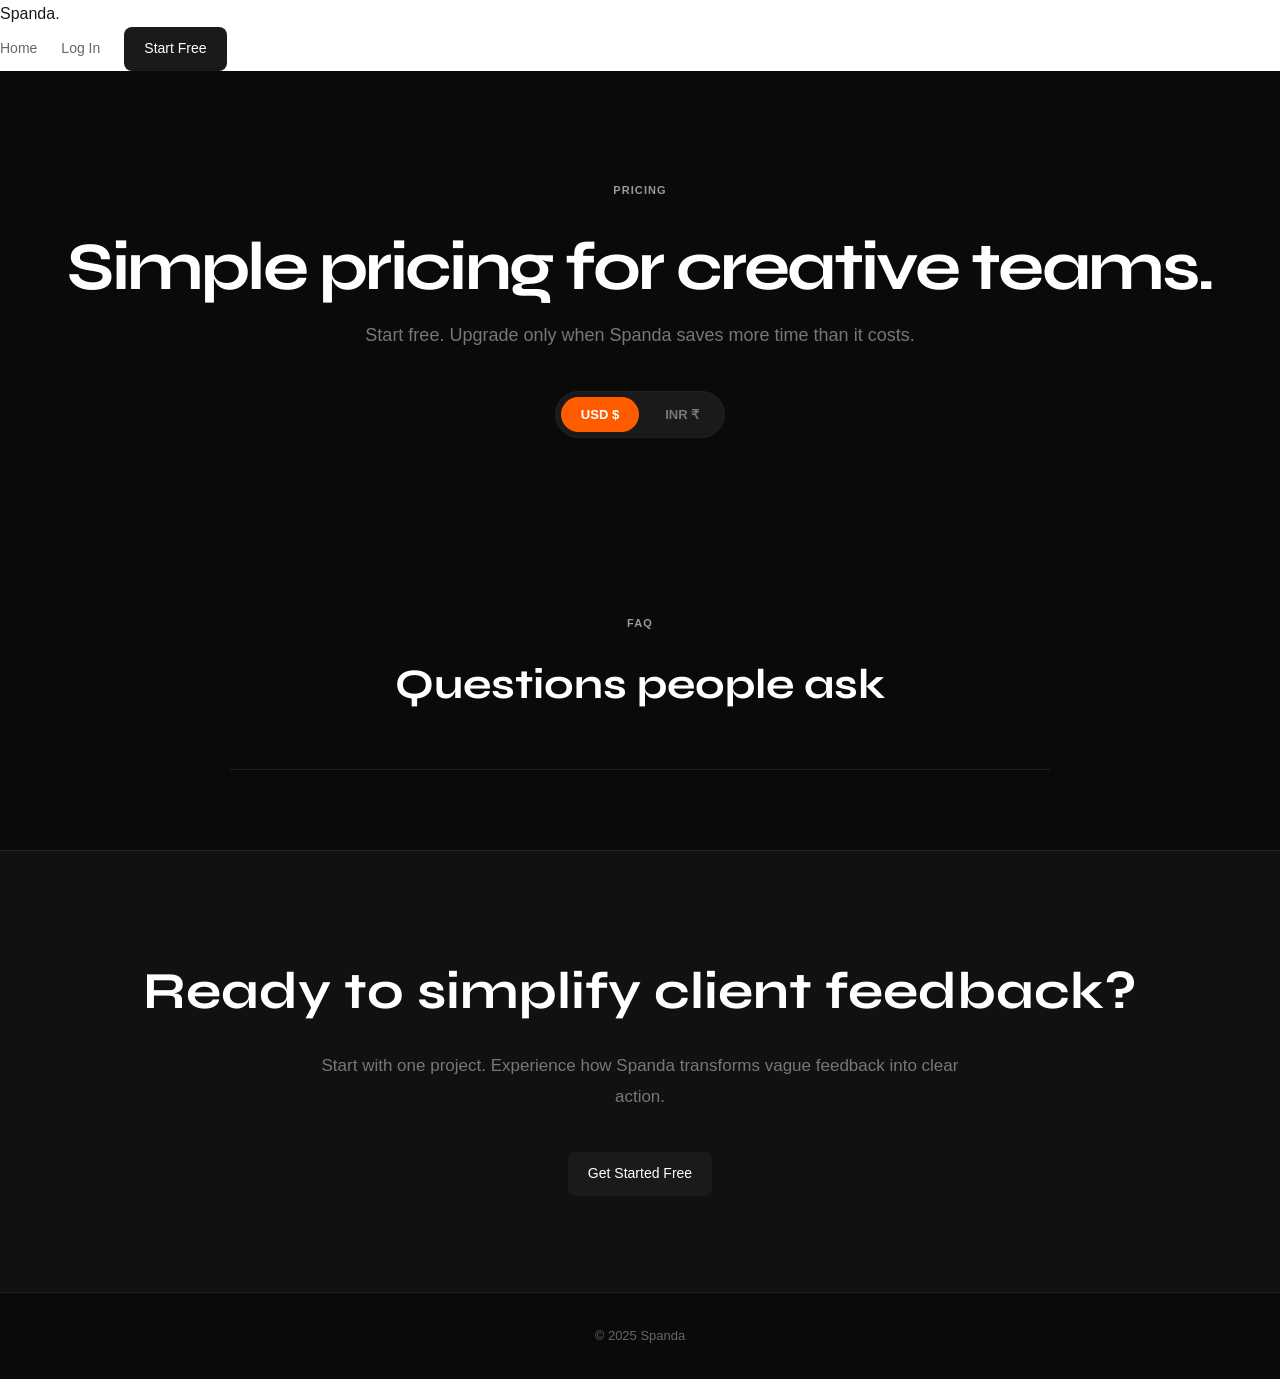
<file: pricing.html>
<!DOCTYPE html>
<html lang="en">

<head>

    <meta charset="UTF-8">
    <meta name="viewport" content="width=device-width, initial-scale=1.0">

    <title>Pricing — Spanda</title>

    <link rel="preconnect" href="https://fonts.googleapis.com">
    <link rel="preconnect" href="https://fonts.gstatic.com" crossorigin>

    <link href="https://fonts.googleapis.com/css2?family=Syne:wght@400;600;700;800&family=Inter:wght@300;400;500;600&display=swap" rel="stylesheet">

    <link rel="stylesheet" href="style.css">
    <link rel="stylesheet" href="pricing.css">

</head>

<body>

<header class="header">

    <div class="header-logo">

        Spanda<span>.</span>

    </div>

    <nav class="header-nav">

        <a href="index.html" class="nav-link">
            Home
        </a>

        <a href="login.html" class="nav-link">
            Log In
        </a>

        <a href="signup.html" class="btn-primary">
            Start Free
        </a>

    </nav>

</header>



<main>

<!-- ===========================================================
HERO
=========================================================== -->

<section class="pricing-hero">

    <p class="section-label">
        Pricing
    </p>

    <h1 class="pricing-title">

        Simple pricing
        for creative teams.

    </h1>

    <p class="pricing-subtitle">

        Start free.
        Upgrade only when Spanda saves more time than it costs.

    </p>


    <div class="currency-toggle">

        <button
            class="toggle-btn active"
            id="btn-intl">

            USD $

        </button>

        <button
            class="toggle-btn"
            id="btn-india">

            INR ₹

        </button>

    </div>

</section>



<!-- ===========================================================
PLANS
=========================================================== -->

<section class="plans-section">

<div class="plans-grid">

<!-- Keep your existing three pricing cards exactly as they are -->

<!-- FREE -->

<!-- FOUNDING -->

<!-- PRO -->

</div>

</section>



<!-- ===========================================================
FAQ
=========================================================== -->

<section class="faq-section">

    <p class="section-label">

        FAQ

    </p>

    <h2 class="faq-title">

        Questions people ask

    </h2>

    <div class="faq-list">

        <!-- Keep every FAQ item exactly as it already is -->

    </div>

</section>



<!-- ===========================================================
CTA
=========================================================== -->

<section class="pricing-cta">

    <h2 class="pricing-cta-title">

        Ready to simplify client feedback?

    </h2>

    <p class="pricing-cta-subtitle">

        Start with one project.
        Experience how Spanda transforms vague feedback into clear action.

    </p>

    <a
        href="signup.html"
        class="btn-primary">

        Get Started Free

    </a>

</section>

</main>



<footer class="site-footer">

    © 2025 Spanda

</footer>

<script src="pricing.js"></script>

</body>

</html>
</file>
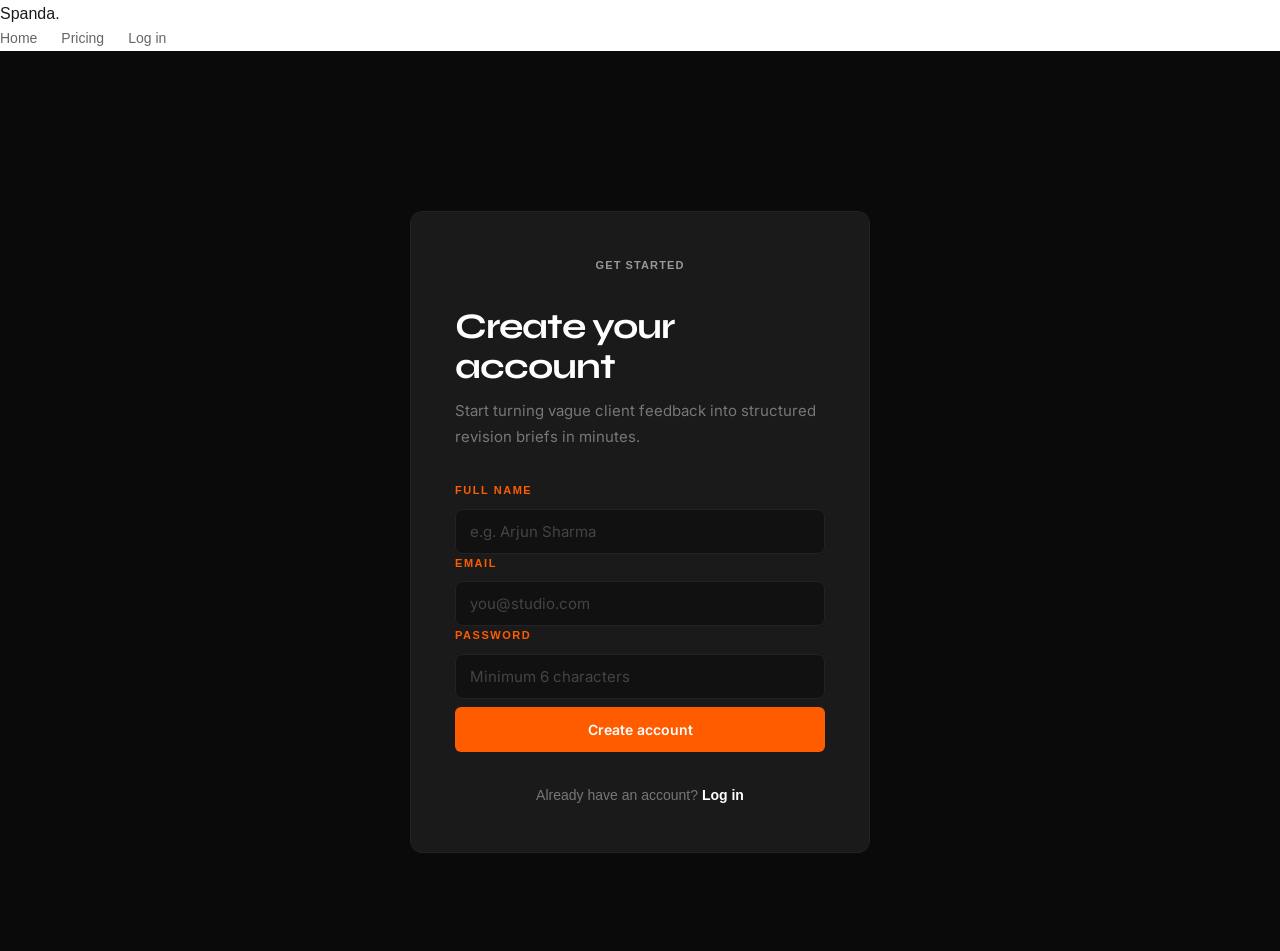
<file: signup.html>
<!DOCTYPE html>
<html lang="en">

<head>
  <meta charset="UTF-8">
  <meta name="viewport" content="width=device-width, initial-scale=1.0">

  <title>Sign Up — Spanda</title>

  <link rel="preconnect" href="https://fonts.googleapis.com">
  <link rel="preconnect" href="https://fonts.gstatic.com" crossorigin>
  <link href="https://fonts.googleapis.com/css2?family=Syne:wght@400;600;700;800&family=Inter:wght@300;400;500;600&display=swap" rel="stylesheet">

  <link rel="stylesheet" href="style.css">
  <link rel="stylesheet" href="auth.css">
</head>

<body>

  <!-- HEADER -->
  <header class="header">
    <div class="header-logo">
      Spanda<span>.</span>
    </div>

    <nav class="header-nav">
      <a href="index.html" class="nav-link">Home</a>
      <a href="pricing.html" class="nav-link">Pricing</a>
      <a href="login.html" class="nav-link">Log in</a>
    </nav>
  </header>

  <!-- SIGNUP -->
  <main class="auth-main">

    <div class="auth-card">

      <p class="section-label">Get Started</p>

      <h1 class="auth-title">
        Create your account
      </h1>

      <p class="auth-subtitle">
        Start turning vague client feedback into structured revision briefs in minutes.
      </p>

      <div class="field-group">
        <label class="field-label" for="full-name">
          Full Name
        </label>

        <input
          class="field-input"
          type="text"
          id="full-name"
          placeholder="e.g. Arjun Sharma"
          autocomplete="name">
      </div>

      <div class="field-group">
        <label class="field-label" for="email">
          Email
        </label>

        <input
          class="field-input"
          type="email"
          id="email"
          placeholder="you@studio.com"
          autocomplete="email">
      </div>

      <div class="field-group">
        <label class="field-label" for="password">
          Password
        </label>

        <input
          class="field-input"
          type="password"
          id="password"
          placeholder="Minimum 6 characters"
          autocomplete="new-password">
      </div>

      <button
        class="btn-primary btn-full"
        id="signup-btn">
        Create account
      </button>

      <p
        class="auth-error"
        id="auth-error"
        style="display:none;">
      </p>

      <p class="auth-switch">
        Already have an account?
        <a href="login.html" class="auth-link">
          Log in
        </a>
      </p>

    </div>

  </main>

  <script src="auth.js"></script>

</body>

</html>
</file>
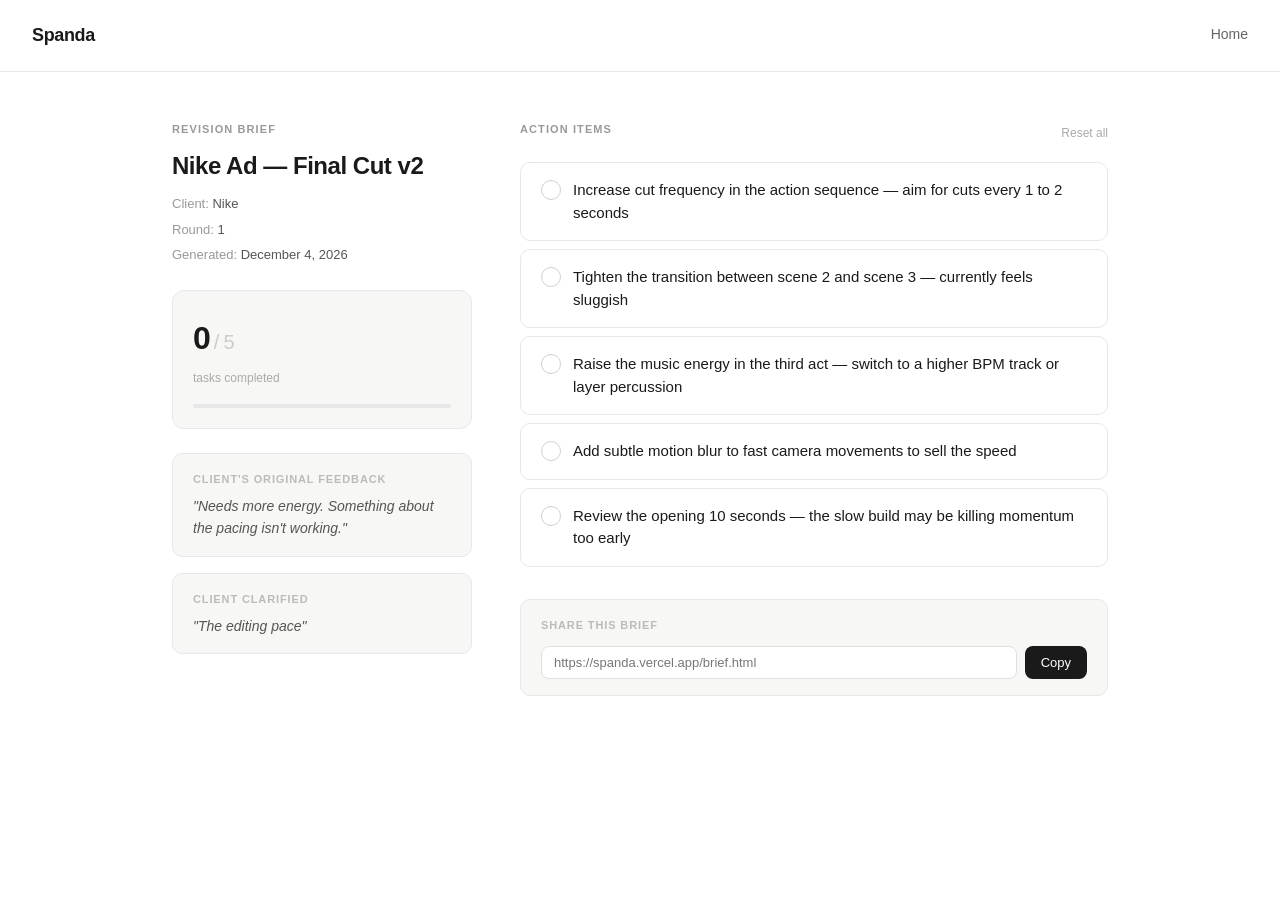
<file: SPANDA/brief.html>
<!DOCTYPE html>
<html lang="en">

<head>
  <meta charset="UTF-8">
  <meta name="viewport" content="width=device-width, initial-scale=1.0">
  <title>Revision Brief — Spanda</title>
  <link rel="stylesheet" href="style.css">
  <link rel="stylesheet" href="brief.css">
</head>

<body>

  <!-- HEADER -->
  <header class="site-header">
    <div class="logo">Spanda</div>
    <nav>
      <a href="index.html" class="nav-link">Home</a>
    </nav>
  </header>


  <!-- PAGE BODY -->
  <main class="brief-main">

    <!-- Left: Project info + progress -->
    <div class="brief-left">

      <p class="page-label">Revision brief</p>
      <h1 class="page-title" id="brief-project-name">Nike Ad — Final Cut v2</h1>
      <p class="brief-meta">Client: <span id="brief-client-name">Nike</span></p>
      <p class="brief-meta">Round: <span id="brief-round">1</span></p>
      <p class="brief-meta">Generated: <span id="brief-date"></span></p>

      <!-- Progress ring -->
      <div class="progress-box">
        <div class="progress-numbers">
          <span class="progress-done" id="progress-done">0</span>
          <span class="progress-sep">/</span>
          <span class="progress-total" id="progress-total">0</span>
        </div>
        <p class="progress-label">tasks completed</p>
        <div class="progress-bar-track">
          <div class="progress-bar-fill" id="progress-bar-fill"></div>
        </div>
      </div>

      <!-- Original feedback -->
      <div class="original-feedback-box">
        <p class="original-feedback-label">Client's original feedback</p>
        <p class="original-feedback-text" id="original-feedback-text">
          "Needs more energy. Something about the pacing isn't working."
        </p>
      </div>

      <!-- Client's clarification -->
      <div class="original-feedback-box">
        <p class="original-feedback-label">Client clarified</p>
        <p class="original-feedback-text" id="client-clarification">
          "The editing pace"
        </p>
      </div>

    </div>


    <!-- Right: The task list -->
    <div class="brief-right">

      <div class="tasks-header">
        <p class="page-label">Action items</p>
        <button class="btn-reset" id="reset-btn">Reset all</button>
      </div>

      <!-- Tasks are injected here by JS -->
      <div class="task-list" id="task-list"></div>

      <!-- All done state -->
      <div class="all-done-box" id="all-done-box" style="display:none;">
        <p class="all-done-icon">✓</p>
        <h2 class="all-done-title">All done!</h2>
        <p class="all-done-text">All revision tasks are complete. Time to share the next version with your client.</p>
        <a href="upload.html" class="btn-primary">Upload next version</a>
      </div>

      <!-- Share brief -->
      <div class="share-box">
        <p class="share-label">Share this brief</p>
        <div class="share-row">
          <input
            class="share-input"
            id="share-link"
            type="text"
            value="https://spanda.vercel.app/brief.html"
            readonly
          />
          <button class="btn-copy" id="copy-btn">Copy</button>
        </div>
      </div>

    </div>

  </main>

</body>

<script src="brief.js"></script>

</html>
</file>
<file: SPANDA/style.css>
/* ============================================================
   RESET & BASE
   Browsers add their own default styles. This removes them
   so we start from a clean, consistent slate.
   ============================================================ */

* {
  margin: 0;
  padding: 0;
  box-sizing: border-box;
}

body {
  font-family: -apple-system, BlinkMacSystemFont, "Segoe UI", sans-serif;
  font-size: 16px;
  line-height: 1.7;
  color: #1a1a1a;
  background-color: #ffffff;
}

a {
  text-decoration: none;
  color: inherit;
}


/* ============================================================
   HEADER
   ============================================================ */

.site-header {
  display: flex;
  justify-content: space-between;
  align-items: center;
  padding: 1.25rem 2rem;
  border-bottom: 1px solid #e8e8e8;
}

.logo {
  font-size: 18px;
  font-weight: 600;
  letter-spacing: -0.02em;
  color: #1a1a1a;
}

nav {
  display: flex;
  align-items: center;
  gap: 1.5rem;
}

.nav-link {
  font-size: 14px;
  color: #666;
}

.nav-link:hover {
  color: #1a1a1a;
}


/* ============================================================
   BUTTONS
   ============================================================ */

.btn-primary {
  display: inline-block;
  background-color: #1a1a1a;
  color: #ffffff;
  font-size: 14px;
  font-weight: 500;
  padding: 10px 20px;
  border-radius: 8px;
  cursor: pointer;
}

.btn-primary:hover {
  background-color: #333;
}


/* ============================================================
   HERO
   ============================================================ */

.hero {
  text-align: center;
  padding: 5rem 2rem 4rem;
  max-width: 680px;
  margin: 0 auto;
}

.hero-label {
  font-size: 12px;
  font-weight: 600;
  letter-spacing: 0.1em;
  text-transform: uppercase;
  color: #999;
  margin-bottom: 1.25rem;
}

.hero-title {
  font-size: 42px;
  font-weight: 700;
  line-height: 1.2;
  letter-spacing: -0.03em;
  color: #1a1a1a;
  margin-bottom: 1.25rem;
}

.hero-subtitle {
  font-size: 18px;
  color: #555;
  line-height: 1.7;
  margin-bottom: 2rem;
}


/* ============================================================
   DEMO BOX
   ============================================================ */

.demo-section {
  background-color: #f7f7f5;
  padding: 3rem 2rem;
  display: flex;
  justify-content: center;
}

.demo-box {
  background: #ffffff;
  border: 1px solid #e8e8e8;
  border-radius: 12px;
  padding: 2rem;
  max-width: 480px;
  width: 100%;
}

.demo-label {
  font-size: 11px;
  font-weight: 600;
  letter-spacing: 0.1em;
  text-transform: uppercase;
  color: #999;
  margin-bottom: 0.5rem;
}

.demo-quote {
  font-size: 18px;
  color: #1a1a1a;
  font-style: italic;
  margin-bottom: 1.5rem;
}

.demo-question {
  font-size: 15px;
  color: #444;
  margin-bottom: 1rem;
}

.tag-group {
  display: flex;
  flex-wrap: wrap;
  gap: 8px;
}

.tag {
  background: #f0f0ee;
  border: 1px solid #e0e0de;
  border-radius: 6px;
  padding: 6px 14px;
  font-size: 13px;
  color: #333;
  cursor: pointer;
}

.tag:hover {
  background: #e8e8e6;
}


/* ============================================================
   HOW IT WORKS
   ============================================================ */

.how-section {
  padding: 4rem 2rem;
  max-width: 900px;
  margin: 0 auto;
}

.section-label {
  font-size: 11px;
  font-weight: 600;
  letter-spacing: 0.1em;
  text-transform: uppercase;
  color: #999;
  margin-bottom: 2rem;
  text-align: center;
}

.steps-grid {
  display: grid;
  grid-template-columns: repeat(4, 1fr);
  gap: 1rem;
}

.step-card {
  background: #ffffff;
  border: 1px solid #e8e8e8;
  border-radius: 12px;
  padding: 1.5rem;
}

.step-num {
  display: block;
  font-size: 11px;
  font-weight: 600;
  color: #bbb;
  letter-spacing: 0.05em;
  margin-bottom: 0.75rem;
}

.step-title {
  font-size: 15px;
  font-weight: 600;
  color: #1a1a1a;
  margin-bottom: 0.5rem;
}

.step-desc {
  font-size: 13px;
  color: #777;
  line-height: 1.6;
}


/* ============================================================
   REVISION BRIEF
   ============================================================ */

.brief-section {
  background: #f7f7f5;
  padding: 4rem 2rem;
  display: flex;
  flex-direction: column;
  align-items: center;
}

.brief-card {
  background: #ffffff;
  border: 1px solid #e8e8e8;
  border-radius: 12px;
  padding: 2rem;
  max-width: 520px;
  width: 100%;
}

.brief-title {
  font-size: 13px;
  font-weight: 600;
  color: #999;
  text-transform: uppercase;
  letter-spacing: 0.08em;
  margin-bottom: 1.25rem;
}

.brief-list {
  list-style: none;
  padding: 0;
}

.brief-list li {
  font-size: 15px;
  color: #1a1a1a;
  padding: 0.75rem 0;
  padding-left: 1.25rem;
  border-bottom: 1px solid #f0f0ee;
  position: relative;
}

.brief-list li::before {
  content: "→";
  position: absolute;
  left: 0;
  color: #bbb;
}

.brief-list li:last-child {
  border-bottom: none;
}


/* ============================================================
   CTA
   ============================================================ */

.cta-section {
  text-align: center;
  padding: 5rem 2rem;
  max-width: 560px;
  margin: 0 auto;
}

.cta-title {
  font-size: 32px;
  font-weight: 700;
  letter-spacing: -0.02em;
  color: #1a1a1a;
  margin-bottom: 1rem;
}

.cta-subtitle {
  font-size: 16px;
  color: #666;
  margin-bottom: 2rem;
}


/* ============================================================
   FOOTER
   ============================================================ */

.site-footer {
  border-top: 1px solid #e8e8e8;
  padding: 1.5rem 2rem;
  text-align: center;
  font-size: 13px;
  color: #aaa;
}
</file>
<file: style.css>
/* ============================================================
   RESET & BASE
   Browsers add their own default styles. This removes them
   so we start from a clean, consistent slate.
   ============================================================ */

* {
  margin: 0;
  padding: 0;
  box-sizing: border-box;
}

body {
  font-family: -apple-system, BlinkMacSystemFont, "Segoe UI", sans-serif;
  font-size: 16px;
  line-height: 1.7;
  color: #1a1a1a;
  background-color: #ffffff;
}

a {
  text-decoration: none;
  color: inherit;
}


/* ============================================================
   HEADER
   ============================================================ */

.site-header {
  display: flex;
  justify-content: space-between;
  align-items: center;
  padding: 1.25rem 2rem;
  border-bottom: 1px solid #e8e8e8;
}

.logo {
  font-size: 18px;
  font-weight: 600;
  letter-spacing: -0.02em;
  color: #1a1a1a;
}

nav {
  display: flex;
  align-items: center;
  gap: 1.5rem;
}

.nav-link {
  font-size: 14px;
  color: #666;
}

.nav-link:hover {
  color: #1a1a1a;
}


/* ============================================================
   BUTTONS
   ============================================================ */

.btn-primary {
  display: inline-block;
  background-color: #1a1a1a;
  color: #ffffff;
  font-size: 14px;
  font-weight: 500;
  padding: 10px 20px;
  border-radius: 8px;
  cursor: pointer;
}

.btn-primary:hover {
  background-color: #333;
}


/* ============================================================
   HERO
   ============================================================ */

.hero {
  text-align: center;
  padding: 5rem 2rem 4rem;
  max-width: 680px;
  margin: 0 auto;
}

.hero-label {
  font-size: 12px;
  font-weight: 600;
  letter-spacing: 0.1em;
  text-transform: uppercase;
  color: #999;
  margin-bottom: 1.25rem;
}

.hero-title {
  font-size: 42px;
  font-weight: 700;
  line-height: 1.2;
  letter-spacing: -0.03em;
  color: #1a1a1a;
  margin-bottom: 1.25rem;
}

.hero-subtitle {
  font-size: 18px;
  color: #555;
  line-height: 1.7;
  margin-bottom: 2rem;
}


/* ============================================================
   DEMO BOX
   ============================================================ */

.demo-section {
  background-color: #f7f7f5;
  padding: 3rem 2rem;
  display: flex;
  justify-content: center;
}

.demo-box {
  background: #ffffff;
  border: 1px solid #e8e8e8;
  border-radius: 12px;
  padding: 2rem;
  max-width: 480px;
  width: 100%;
}

.demo-label {
  font-size: 11px;
  font-weight: 600;
  letter-spacing: 0.1em;
  text-transform: uppercase;
  color: #999;
  margin-bottom: 0.5rem;
}

.demo-quote {
  font-size: 18px;
  color: #1a1a1a;
  font-style: italic;
  margin-bottom: 1.5rem;
}

.demo-question {
  font-size: 15px;
  color: #444;
  margin-bottom: 1rem;
}

.tag-group {
  display: flex;
  flex-wrap: wrap;
  gap: 8px;
}

.tag {
  background: #f0f0ee;
  border: 1px solid #e0e0de;
  border-radius: 6px;
  padding: 6px 14px;
  font-size: 13px;
  color: #333;
  cursor: pointer;
}

.tag:hover {
  background: #e8e8e6;
}


/* ============================================================
   HOW IT WORKS
   ============================================================ */

.how-section {
  padding: 4rem 2rem;
  max-width: 900px;
  margin: 0 auto;
}

.section-label {
  font-size: 11px;
  font-weight: 600;
  letter-spacing: 0.1em;
  text-transform: uppercase;
  color: #999;
  margin-bottom: 2rem;
  text-align: center;
}

.steps-grid {
  display: grid;
  grid-template-columns: repeat(4, 1fr);
  gap: 1rem;
}

.step-card {
  background: #ffffff;
  border: 1px solid #e8e8e8;
  border-radius: 12px;
  padding: 1.5rem;
}

.step-num {
  display: block;
  font-size: 11px;
  font-weight: 600;
  color: #bbb;
  letter-spacing: 0.05em;
  margin-bottom: 0.75rem;
}

.step-title {
  font-size: 15px;
  font-weight: 600;
  color: #1a1a1a;
  margin-bottom: 0.5rem;
}

.step-desc {
  font-size: 13px;
  color: #777;
  line-height: 1.6;
}


/* ============================================================
   REVISION BRIEF
   ============================================================ */

.brief-section {
  background: #f7f7f5;
  padding: 4rem 2rem;
  display: flex;
  flex-direction: column;
  align-items: center;
}

.brief-card {
  background: #ffffff;
  border: 1px solid #e8e8e8;
  border-radius: 12px;
  padding: 2rem;
  max-width: 520px;
  width: 100%;
}

.brief-title {
  font-size: 13px;
  font-weight: 600;
  color: #999;
  text-transform: uppercase;
  letter-spacing: 0.08em;
  margin-bottom: 1.25rem;
}

.brief-list {
  list-style: none;
  padding: 0;
}

.brief-list li {
  font-size: 15px;
  color: #1a1a1a;
  padding: 0.75rem 0;
  padding-left: 1.25rem;
  border-bottom: 1px solid #f0f0ee;
  position: relative;
}

.brief-list li::before {
  content: "→";
  position: absolute;
  left: 0;
  color: #bbb;
}

.brief-list li:last-child {
  border-bottom: none;
}


/* ============================================================
   CTA
   ============================================================ */

.cta-section {
  text-align: center;
  padding: 5rem 2rem;
  max-width: 560px;
  margin: 0 auto;
}

.cta-title {
  font-size: 32px;
  font-weight: 700;
  letter-spacing: -0.02em;
  color: #1a1a1a;
  margin-bottom: 1rem;
}

.cta-subtitle {
  font-size: 16px;
  color: #666;
  margin-bottom: 2rem;
}


/* ============================================================
   FOOTER
   ============================================================ */

.site-footer {
  border-top: 1px solid #e8e8e8;
  padding: 1.5rem 2rem;
  text-align: center;
  font-size: 13px;
  color: #aaa;
}
</file>
<file: brief.css>
/* ============================================================
   BRIEF PAGE LAYOUT
============================================================ */

.brief-main{
    background:#0A0A0A;
    min-height:100vh;
    padding:100px 2.5rem 4rem;
}

.brief-container{

    max-width:1200px;
    margin:auto;

    display:grid;
    grid-template-columns:340px 1fr;
    gap:3rem;

    align-items:start;

}


/* ============================================================
   LEFT SIDEBAR
============================================================ */

.brief-left{

    position:sticky;
    top:100px;

}

.brief-title{

    font-family:'Syne',sans-serif;

    font-size:clamp(34px,4vw,48px);

    font-weight:700;

    line-height:1.05;

    letter-spacing:-.03em;

    color:#FFFFFF;

    margin-bottom:1rem;

}

.brief-meta-group{

    display:flex;
    flex-direction:column;
    gap:.4rem;

    margin-bottom:2rem;

}

.brief-meta{

    display:flex;
    justify-content:space-between;

    font-size:14px;

    color:#777777;

}

.brief-meta span{

    color:#FFFFFF;

    font-weight:500;

}


/* ============================================================
   PROGRESS
============================================================ */

.progress-box{

    background:#1A1A1A;

    border:1px solid #222222;

    border-radius:12px;

    padding:1.5rem;

    margin-bottom:1.75rem;

}

.progress-numbers{

    display:flex;
    align-items:flex-end;

    gap:6px;

    margin-bottom:.35rem;

}

.progress-done{

    font-size:42px;

    font-weight:700;

    color:#FFFFFF;

    line-height:1;

}

.progress-sep,
.progress-total{

    font-size:24px;

    color:#555555;

    line-height:1.2;

}

.progress-label{

    color:#777777;

    font-size:13px;

    margin-bottom:1rem;

}

.progress-bar-track{

    width:100%;
    height:6px;

    background:#111111;

    border-radius:999px;

    overflow:hidden;

}

.progress-bar-fill{

    width:0;

    height:100%;

    background:#FF5C00;

    transition:width .35s ease;

}


/* ============================================================
   CONTEXT CARDS
============================================================ */

.context-card{

    background:#1A1A1A;

    border:1px solid #222222;

    border-radius:12px;

    padding:1.35rem;

    margin-bottom:1rem;

}

.context-label{

    font-size:11px;

    font-weight:600;

    letter-spacing:.12em;

    text-transform:uppercase;

    color:#FF5C00;

    margin-bottom:.75rem;

}

.context-text{

    color:#DDDDDD;

    font-size:15px;

    line-height:1.8;

}


/* ============================================================
   RIGHT PANEL
============================================================ */

.brief-right{

    min-width:0;

}


/* ============================================================
   TASK HEADER
============================================================ */

.tasks-header{

    display:flex;

    justify-content:space-between;

    align-items:flex-end;

    gap:2rem;

    margin-bottom:2rem;

}

.tasks-title{

    font-family:'Syne',sans-serif;

    font-size:28px;

    font-weight:700;

    color:#FFFFFF;

    margin-top:.35rem;

}

.btn-reset{

    background:transparent;

    border:none;

    color:#777777;

    font-size:13px;

    cursor:pointer;

    transition:color .18s ease;

}

.btn-reset:hover{

    color:#FF5C00;

}
/* ============================================================
   TASK LIST
============================================================ */

.task-list{

    display:flex;
    flex-direction:column;

    gap:1rem;

    margin-bottom:2rem;

}

.task-item{

    display:flex;
    align-items:flex-start;

    gap:1rem;

    padding:1.25rem;

    background:#1A1A1A;

    border:1px solid #222222;

    border-radius:12px;

    cursor:pointer;

    transition:
        border-color .18s ease,
        transform .18s ease,
        background .18s ease;

}

.task-item:hover{

    border-color:#FF5C00;

    transform:translateY(-2px);

}

.task-item.completed{

    background:#111111;

    border-color:#2F2F2F;

}

.task-checkbox{

    width:22px;
    height:22px;

    border-radius:50%;

    border:2px solid #555555;

    flex-shrink:0;

    display:flex;
    justify-content:center;
    align-items:center;

    color:transparent;

    font-size:12px;

    transition:all .18s ease;

    margin-top:2px;

}

.task-item.completed .task-checkbox{

    background:#FF5C00;

    border-color:#FF5C00;

    color:#FFFFFF;

}

.task-text{

    flex:1;

    color:#F5F5F5;

    font-size:15px;

    line-height:1.8;

}

.task-item.completed .task-text{

    color:#777777;

    text-decoration:line-through;

}


/* ============================================================
   ALL DONE
============================================================ */

.all-done-box{

    text-align:center;

    background:#1A1A1A;

    border:1px solid #222222;

    border-radius:12px;

    padding:3rem 2rem;

    margin-bottom:2rem;

}

.all-done-icon{

    width:72px;
    height:72px;

    margin:0 auto 1.25rem;

    border-radius:50%;

    display:flex;
    justify-content:center;
    align-items:center;

    background:rgba(255,92,0,.12);

    color:#FF5C00;

    font-size:32px;

    font-weight:700;

}

.all-done-title{

    font-family:'Syne',sans-serif;

    font-size:34px;

    color:#FFFFFF;

    margin-bottom:.75rem;

}

.all-done-text{

    max-width:420px;

    margin:0 auto 2rem;

    color:#777777;

    line-height:1.8;

}


/* ============================================================
   SHARE BOX
============================================================ */

.share-box{

    background:#1A1A1A;

    border:1px solid #222222;

    border-radius:12px;

    padding:1.5rem;

}

.share-label{

    font-size:11px;

    font-weight:600;

    letter-spacing:.12em;

    text-transform:uppercase;

    color:#FF5C00;

    margin-bottom:1rem;

}

.share-row{

    display:flex;

    gap:.75rem;

}

.share-input{

    flex:1;

    padding:12px 14px;

    background:#111111;

    color:#DDDDDD;

    border:1px solid #222222;

    border-radius:8px;

    outline:none;

    font-size:14px;

    font-family:'Inter',sans-serif;

}

.share-input:focus{

    border-color:#FF5C00;

}

.btn-copy{

    padding:12px 18px;

    background:#FF5C00;

    color:#FFFFFF;

    border:none;

    border-radius:8px;

    font-size:14px;

    font-weight:600;

    cursor:pointer;

    transition:opacity .18s ease;

}

.btn-copy:hover{

    opacity:.9;

}


/* ============================================================
   RESPONSIVE
============================================================ */

@media (max-width:980px){

    .brief-container{

        grid-template-columns:1fr;

    }

    .brief-left{

        position:static;

    }

    .tasks-header{

        flex-direction:column;
        align-items:flex-start;
        gap:1rem;

    }

}

@media (max-width:640px){

    .brief-main{

        padding:90px 1.25rem 2.5rem;

    }

    .brief-title{

        font-size:36px;

    }

    .tasks-title{

        font-size:24px;

    }

    .share-row{

        flex-direction:column;

    }

    .btn-copy{

        width:100%;

    }

}
</file>
<file: dashboard.css>
/* ============================================================
   DASHBOARD
   ============================================================ */

.dashboard-main {
  min-height: 100vh;
  background: #0A0A0A;
  padding: 100px 2.5rem 4rem;
}

.dashboard-container {
  max-width: 1100px;
  margin: 0 auto;
}

/* ============================================================
   HERO
   ============================================================ */

.dashboard-hero {
  margin-bottom: 4rem;
}

.dashboard-heading {
  display: flex;
  justify-content: space-between;
  align-items: flex-end;
  gap: 2rem;
  flex-wrap: wrap;
}

.dashboard-title {
  font-family: 'Syne', sans-serif;
  font-size: clamp(36px, 5vw, 54px);
  font-weight: 700;
  letter-spacing: -0.03em;
  color: #FFFFFF;
  line-height: 1.05;
  margin-bottom: .75rem;
}

.dashboard-subtitle {
  max-width: 560px;
  font-size: 16px;
  line-height: 1.8;
  color: #777777;
}

/* ============================================================
   HEADER USER
   ============================================================ */

.nav-user {
  font-size: 13px;
  font-weight: 500;
  color: #777777;
}

.btn-logout {
  padding: 8px 16px;

  background: transparent;
  border: 1px solid #222222;
  border-radius: 6px;

  color: #777777;

  font-size: 13px;
  font-weight: 500;
  font-family: inherit;

  cursor: pointer;

  transition: .15s;
}

.btn-logout:hover {
  border-color: #FF5C00;
  color: #FFFFFF;
}

/* ============================================================
   PROJECTS SECTION
   ============================================================ */

.projects-header {
  display: flex;
  justify-content: space-between;
  align-items: center;
  margin-bottom: 2rem;
  gap: 1rem;
  flex-wrap: wrap;
}

.projects-title {
  font-family: 'Syne', sans-serif;
  font-size: 24px;
  font-weight: 700;
  color: #FFFFFF;
  letter-spacing: -.02em;
}

.projects-count {
  font-size: 14px;
  color: #777777;
}

/* ============================================================
   LOADING
   ============================================================ */

.projects-loading {
  display: flex;
  flex-direction: column;
  align-items: center;
  justify-content: center;

  padding: 5rem 2rem;

  background: #1A1A1A;
  border: 1px solid #222222;
  border-radius: 12px;
}

.loading-spinner {
  width: 36px;
  height: 36px;

  border: 3px solid #222222;
  border-top-color: #FF5C00;

  border-radius: 50%;

  animation: spin .9s linear infinite;

  margin-bottom: 1rem;
}

.loading-text {
  color: #777777;
  font-size: 14px;
}

@keyframes spin {

  to {
    transform: rotate(360deg);
  }

}

/* ============================================================
   EMPTY STATE
   ============================================================ */

.projects-empty {
  text-align: center;

  padding: 5rem 3rem;

  background: #1A1A1A;
  border: 1px solid #222222;
  border-radius: 12px;
}

.empty-icon {
  font-size: 44px;
  margin-bottom: 1.25rem;
}

.empty-title {
  font-family: 'Syne', sans-serif;
  font-size: 30px;
  font-weight: 700;
  color: #FFFFFF;
  margin-bottom: .75rem;
}

.empty-text {
  max-width: 420px;
  margin: 0 auto 2rem;

  color: #777777;
  font-size: 15px;
  line-height: 1.7;
}

/* ============================================================
   PROJECT GRID
   ============================================================ */

.projects-grid {
  display: grid;
  grid-template-columns: repeat(auto-fill, minmax(320px, 1fr));
  gap: 1.5rem;
}

/* ============================================================
   PROJECT CARD
   ============================================================ */

.project-card {
  background: #1A1A1A;

  border: 1px solid #222222;
  border-radius: 12px;

  padding: 1.5rem;

  transition:
    transform .18s ease,
    border-color .18s ease;

  cursor: pointer;
}

.project-card:hover {
  border-color: #FF5C00;
  transform: translateY(-2px);
}

.project-card-top {
  display: flex;
  justify-content: space-between;
  align-items: flex-start;
  gap: 1rem;

  margin-bottom: 1.5rem;
}

.project-card-name {
  font-size: 18px;
  font-weight: 600;
  color: #FFFFFF;
  margin-bottom: .35rem;
}

.project-card-client {
  font-size: 13px;
  color: #777777;
}

/* ============================================================
   STATUS BADGES
   ============================================================ */

.project-status {
  padding: 5px 10px;

  border-radius: 999px;

  font-size: 11px;
  font-weight: 600;

  letter-spacing: .04em;
  text-transform: uppercase;

  white-space: nowrap;
}

.status-pending {
  background: rgba(255,92,0,.12);
  color: #FFB17A;
}

.status-reviewed {
  background: rgba(68,192,132,.14);
  color: #6BE39A;
}

.status-briefed {
  background: rgba(76,156,255,.14);
  color: #8EC2FF;
}

/* ============================================================
   FOOTER
   ============================================================ */

.project-card-footer {
  display: flex;
  justify-content: space-between;
  align-items: center;

  margin-top: 1.5rem;
  padding-top: 1.25rem;

  border-top: 1px solid #222222;
}

.project-card-date {
  font-size: 12px;
  color: #444444;
}

.project-card-links {
  display: flex;
  gap: 1rem;
}

.project-link {
  color: #FFFFFF;

  font-size: 13px;
  font-weight: 500;

  text-decoration: none;

  transition: color .15s;
}

.project-link:hover {
  color: #FF5C00;
}

/* ============================================================
   RESPONSIVE
   ============================================================ */

@media (max-width: 768px) {

  .dashboard-main {
    padding: 90px 1.25rem 2.5rem;
  }

  .dashboard-heading {
    flex-direction: column;
    align-items: flex-start;
  }

  .projects-header {
    flex-direction: column;
    align-items: flex-start;
  }

  .projects-grid {
    grid-template-columns: 1fr;
  }

}
</file>
<file: auth.css>
/* ============================================================
   AUTH PAGE
   ============================================================ */

.auth-main {
  min-height: 100vh;
  padding: 110px 2rem 3rem;
  display: flex;
  justify-content: center;
  align-items: center;
  background: #0A0A0A;
}

.auth-card {
  width: 100%;
  max-width: 460px;
  background: #1A1A1A;
  border: 1px solid #222222;
  border-radius: 12px;
  padding: 2.75rem;
}

.auth-title {
  font-family: 'Syne', sans-serif;
  font-size: 36px;
  font-weight: 700;
  line-height: 1.1;
  letter-spacing: -0.03em;
  color: #FFFFFF;
  margin-bottom: 0.75rem;
}

.auth-subtitle {
  font-family: 'Inter', sans-serif;
  font-size: 15px;
  color: #777777;
  line-height: 1.7;
  margin-bottom: 2rem;
}


/* ============================================================
   FORM
   ============================================================ */

.auth-card form {
  display: flex;
  flex-direction: column;
  gap: 1.25rem;
}

.auth-card label {
  display: block;
  margin-bottom: 0.55rem;

  font-size: 11px;
  font-weight: 600;
  letter-spacing: 0.14em;
  text-transform: uppercase;

  color: #FF5C00;
}

.auth-card input {
  width: 100%;
  padding: 12px 14px;

  background: #111111;
  color: #FFFFFF;

  border: 1px solid #222222;
  border-radius: 8px;

  font-size: 15px;
  font-family: 'Inter', sans-serif;

  outline: none;
  transition: border-color .15s ease,
              background .15s ease;
}

.auth-card input::placeholder {
  color: #444444;
}

.auth-card input:focus {
  border-color: #FF5C00;
}


/* ============================================================
   BUTTON
   ============================================================ */

.btn-full {
  width: 100%;
  margin-top: .5rem;

  padding: 14px;

  border: none;
  border-radius: 6px;

  background: #FF5C00;
  color: #FFFFFF;

  font-size: 14px;
  font-weight: 600;
  font-family: 'Inter', sans-serif;

  cursor: pointer;
  transition: opacity .15s ease;
}

.btn-full:hover {
  opacity: .88;
}

.btn-full:disabled {
  opacity: .55;
  cursor: not-allowed;
}


/* ============================================================
   ERROR
   ============================================================ */

.auth-error {
  display: none;

  margin-top: 1.25rem;
  padding: 12px 14px;

  border-radius: 8px;
  border: 1px solid rgba(255,92,0,.25);

  background: rgba(255,92,0,.08);

  color: #FF8C55;

  font-size: 13px;
  line-height: 1.6;
}


/* ============================================================
   FOOTER LINK
   ============================================================ */

.auth-switch {
  margin-top: 2rem;

  text-align: center;

  font-size: 14px;
  color: #777777;
}

.auth-link {
  color: #FFFFFF;
  font-weight: 600;
  text-decoration: none;
  transition: color .15s ease;
}

.auth-link:hover {
  color: #FF5C00;
}


/* ============================================================
   SMALL TEXT
   ============================================================ */

.auth-note {
  margin-top: 1rem;

  text-align: center;

  font-size: 12px;
  color: #444444;
}


/* ============================================================
   RESPONSIVE
   ============================================================ */

@media (max-width: 600px) {

  .auth-main {
    padding: 100px 1.25rem 2rem;
  }

  .auth-card {
    padding: 2rem 1.5rem;
  }

  .auth-title {
    font-size: 30px;
  }

}
</file>
<file: pricing.css>
/* ============================================================
   PRICING PAGE
============================================================ */

.pricing-hero{

    background:#0A0A0A;

    padding:110px 2rem 4rem;

    text-align:center;

}

.pricing-title{

    font-family:'Syne',sans-serif;

    font-size:clamp(42px,6vw,68px);

    line-height:1.05;

    letter-spacing:-.04em;

    color:#FFFFFF;

    margin-bottom:1rem;

}

.pricing-subtitle{

    max-width:620px;

    margin:0 auto 2.5rem;

    color:#777777;

    font-size:18px;

    line-height:1.8;

}


/* ============================================================
   CURRENCY TOGGLE
============================================================ */

.currency-toggle{

    display:inline-flex;

    gap:6px;

    padding:5px;

    background:#1A1A1A;

    border:1px solid #222222;

    border-radius:999px;

}

.toggle-btn{

    padding:10px 20px;

    border:none;

    border-radius:999px;

    background:transparent;

    color:#777777;

    font-size:13px;

    font-weight:600;

    cursor:pointer;

    transition:.18s ease;

}

.toggle-btn:hover{

    color:#FFFFFF;

}

.toggle-btn.active{

    background:#FF5C00;

    color:#FFFFFF;

}


/* ============================================================
   PLANS
============================================================ */

.plans-section{

    background:#0A0A0A;

    padding:0 2rem 5rem;

}

.plans-grid{

    max-width:1200px;

    margin:auto;

    display:grid;

    grid-template-columns:repeat(3,1fr);

    gap:2rem;

    align-items:stretch;

}


/* ============================================================
   PLAN CARD
============================================================ */

.plan-card{

    background:#1A1A1A;

    border:1px solid #222222;

    border-radius:16px;

    padding:2rem;

    display:flex;

    flex-direction:column;

    transition:
        transform .18s ease,
        border-color .18s ease;

}

.plan-card:hover{

    transform:translateY(-4px);

    border-color:#FF5C00;

}

.plan-card-featured{

    border:2px solid #FF5C00;

    transform:scale(1.03);

}

.plan-badge{

    align-self:flex-start;

    background:#FF5C00;

    color:#FFFFFF;

    font-size:11px;

    font-weight:600;

    letter-spacing:.12em;

    text-transform:uppercase;

    padding:6px 12px;

    border-radius:999px;

    margin-bottom:1.5rem;

}


/* ============================================================
   PLAN HEADER
============================================================ */

.plan-header{

    margin-bottom:2rem;

}

.plan-name{

    color:#FF5C00;

    font-size:11px;

    text-transform:uppercase;

    letter-spacing:.12em;

    font-weight:600;

    margin-bottom:.8rem;

}

.plan-price-block{

    display:flex;

    align-items:flex-end;

    gap:8px;

    margin-bottom:.5rem;

}

.plan-price{

    font-family:'Syne',sans-serif;

    font-size:54px;

    line-height:1;

    color:#FFFFFF;

    font-weight:700;

}

.plan-period{

    color:#777777;

    font-size:15px;

    margin-bottom:8px;

}

.plan-price-note{

    color:#6BE39A;

    font-size:13px;

    margin-bottom:1rem;

}

.plan-desc{

    color:#999999;

    line-height:1.8;

    font-size:15px;

}


/* ============================================================
   FEATURES
============================================================ */

.plan-features{

    list-style:none;

    margin:0;

    padding:1.75rem 0;

    border-top:1px solid #222222;

    flex:1;

}

.feature-item{

    display:flex;

    align-items:flex-start;

    gap:12px;

    color:#DDDDDD;

    padding:.6rem 0;

    line-height:1.7;

    font-size:15px;

}

.feature-check{

    color:#6BE39A;

    font-weight:700;

}

.feature-cross{

    color:#555555;

}

.feature-missing{

    color:#666666;

}


/* ============================================================
   PLAN BUTTONS
============================================================ */

.btn-plan-primary{

    display:block;

    width:100%;

    text-align:center;

    padding:14px;

    background:#FF5C00;

    color:#FFFFFF;

    border-radius:10px;

    font-weight:600;

    transition:opacity .18s ease;

}

.btn-plan-primary:hover{

    opacity:.92;

}

.btn-plan-secondary{

    display:block;

    width:100%;

    text-align:center;

    padding:14px;

    border:1px solid #222222;

    border-radius:10px;

    background:transparent;

    color:#FFFFFF;

    font-weight:600;

    transition:.18s ease;

}

.btn-plan-secondary:hover{

    border-color:#FF5C00;

    color:#FF5C00;

}

.plan-spots{

    margin-top:1rem;

    text-align:center;

    color:#FF8A65;

    font-size:13px;

}
/* ============================================================
   FAQ
============================================================ */

.faq-section{

    background:#0A0A0A;

    padding:2rem 2rem 5rem;

}

.faq-section .section-label{

    text-align:center;

    margin-bottom:1rem;

}

.faq-title{

    font-family:'Syne',sans-serif;

    font-size:42px;

    color:#FFFFFF;

    text-align:center;

    margin-bottom:3rem;

}

.faq-list{

    max-width:820px;

    margin:auto;

    border-top:1px solid #222222;

}

.faq-item{

    border-bottom:1px solid #222222;

}

.faq-question{

    width:100%;

    display:flex;
    justify-content:space-between;
    align-items:center;

    padding:1.5rem 0;

    background:none;

    border:none;

    cursor:pointer;

    color:#FFFFFF;

    font-size:16px;

    font-weight:500;

    font-family:'Inter',sans-serif;

    text-align:left;

    transition:color .18s ease;

}

.faq-question:hover{

    color:#FF5C00;

}

.faq-icon{

    font-size:22px;

    color:#777777;

    transition:
        transform .2s ease,
        color .2s ease;

}

.faq-question:hover .faq-icon{

    color:#FF5C00;

}

.faq-answer{

    display:none;

    color:#999999;

    line-height:1.8;

    padding:0 0 1.5rem;

    font-size:15px;

}


/* ============================================================
   CTA
============================================================ */

.pricing-cta{

    background:#111111;

    border-top:1px solid #222222;

    text-align:center;

    padding:6rem 2rem;

}

.pricing-cta-title{

    font-family:'Syne',sans-serif;

    font-size:clamp(34px,5vw,52px);

    color:#FFFFFF;

    margin-bottom:1rem;

}

.pricing-cta-subtitle{

    max-width:640px;

    margin:0 auto 2.5rem;

    color:#777777;

    font-size:17px;

    line-height:1.8;

}


/* ============================================================
   FOOTER
============================================================ */

.site-footer{

    background:#0A0A0A;

    border-top:1px solid #222222;

    color:#666666;

    text-align:center;

    padding:2rem;

    font-size:13px;

}


/* ============================================================
   ANIMATIONS
============================================================ */

.plan-card,
.faq-item,
.toggle-btn,
.btn-plan-primary,
.btn-plan-secondary{

    transition:
        all .2s ease;

}

.plan-card-featured:hover{

    transform:scale(1.04);

}


/* ============================================================
   RESPONSIVE
============================================================ */

@media (max-width:1050px){

    .plans-grid{

        grid-template-columns:1fr;

        max-width:560px;

    }

    .plan-card-featured{

        transform:none;

    }

    .plan-card-featured:hover{

        transform:translateY(-4px);

    }

}

@media (max-width:768px){

    .pricing-hero{

        padding:90px 1.25rem 3rem;

    }

    .plans-section{

        padding:0 1.25rem 4rem;

    }

    .faq-section{

        padding:1rem 1.25rem 4rem;

    }

    .pricing-cta{

        padding:4rem 1.25rem;

    }

    .faq-title{

        font-size:34px;

    }

}

@media (max-width:520px){

    .plan-card{

        padding:1.5rem;

    }

    .plan-price{

        font-size:44px;

    }

    .currency-toggle{

        width:100%;

        justify-content:center;

    }

    .toggle-btn{

        flex:1;

    }

    .faq-question{

        font-size:15px;

    }

}
</file>
<file: SPANDA/brief.css>
/* ============================================================
   BRIEF PAGE LAYOUT
   ============================================================ */

.brief-main {
  display: flex;
  gap: 3rem;
  padding: 3rem 2rem;
  max-width: 1000px;
  margin: 0 auto;
}

.brief-left {
  width: 300px;
  flex-shrink: 0;
}

.brief-right {
  flex: 1;
}


/* ============================================================
   PAGE HEADING
   ============================================================ */

.page-label {
  font-size: 11px;
  font-weight: 600;
  letter-spacing: 0.1em;
  text-transform: uppercase;
  color: #999;
  margin-bottom: 0.5rem;
}

.page-title {
  font-size: 24px;
  font-weight: 700;
  letter-spacing: -0.02em;
  color: #1a1a1a;
  margin-bottom: 0.4rem;
}

.brief-meta {
  font-size: 13px;
  color: #999;
  margin-bottom: 0.2rem;
}

.brief-meta span {
  color: #555;
}


/* ============================================================
   PROGRESS BOX
   ============================================================ */

.progress-box {
  background: #f7f7f5;
  border: 1px solid #e8e8e8;
  border-radius: 12px;
  padding: 1.25rem;
  margin: 1.5rem 0;
}

.progress-numbers {
  display: flex;
  align-items: baseline;
  gap: 4px;
  margin-bottom: 2px;
}

.progress-done {
  font-size: 32px;
  font-weight: 700;
  color: #1a1a1a;
  letter-spacing: -0.03em;
}

.progress-sep {
  font-size: 20px;
  color: #ccc;
}

.progress-total {
  font-size: 20px;
  color: #ccc;
}

.progress-label {
  font-size: 12px;
  color: #aaa;
  margin-bottom: 1rem;
}

.progress-bar-track {
  height: 4px;
  background: #e8e8e8;
  border-radius: 4px;
  overflow: hidden;
}

.progress-bar-fill {
  height: 100%;
  background: #1a1a1a;
  border-radius: 4px;
  width: 0%;
  transition: width 0.4s ease;
}


/* ============================================================
   ORIGINAL FEEDBACK
   ============================================================ */

.original-feedback-box {
  background: #f7f7f5;
  border: 1px solid #e8e8e8;
  border-radius: 10px;
  padding: 1rem 1.25rem;
  margin-bottom: 1rem;
}

.original-feedback-label {
  font-size: 11px;
  font-weight: 600;
  letter-spacing: 0.08em;
  text-transform: uppercase;
  color: #bbb;
  margin-bottom: 0.4rem;
}

.original-feedback-text {
  font-size: 14px;
  color: #555;
  font-style: italic;
  line-height: 1.6;
}


/* ============================================================
   TASK LIST
   ============================================================ */

.tasks-header {
  display: flex;
  justify-content: space-between;
  align-items: center;
  margin-bottom: 1rem;
}

.btn-reset {
  font-size: 12px;
  color: #aaa;
  background: none;
  border: none;
  cursor: pointer;
  padding: 0;
}

.btn-reset:hover {
  color: #555;
}

.task-list {
  display: flex;
  flex-direction: column;
  gap: 8px;
  margin-bottom: 2rem;
}

.task-item {
  display: flex;
  align-items: flex-start;
  gap: 12px;
  background: #ffffff;
  border: 1px solid #e8e8e8;
  border-radius: 10px;
  padding: 1rem 1.25rem;
  cursor: pointer;
  transition: border-color 0.15s;
}

.task-item:hover {
  border-color: #ccc;
}

.task-item.completed {
  background: #f7f7f5;
  border-color: #e8e8e8;
}

.task-checkbox {
  width: 20px;
  height: 20px;
  border: 1.5px solid #d0d0d0;
  border-radius: 50%;
  flex-shrink: 0;
  display: flex;
  align-items: center;
  justify-content: center;
  font-size: 11px;
  color: transparent;
  margin-top: 1px;
  transition: all 0.15s;
}

.task-item.completed .task-checkbox {
  background: #1a1a1a;
  border-color: #1a1a1a;
  color: #ffffff;
}

.task-text {
  font-size: 15px;
  color: #1a1a1a;
  line-height: 1.5;
  flex: 1;
}

.task-item.completed .task-text {
  color: #aaa;
  text-decoration: line-through;
}


/* ============================================================
   ALL DONE STATE
   ============================================================ */

.all-done-box {
  text-align: center;
  padding: 2rem;
  background: #f7f7f5;
  border: 1px solid #e8e8e8;
  border-radius: 12px;
  margin-bottom: 2rem;
}

.all-done-icon {
  font-size: 32px;
  margin-bottom: 0.75rem;
}

.all-done-title {
  font-size: 22px;
  font-weight: 700;
  color: #1a1a1a;
  margin-bottom: 0.5rem;
}

.all-done-text {
  font-size: 14px;
  color: #777;
  line-height: 1.6;
  margin-bottom: 1.5rem;
}


/* ============================================================
   SHARE BOX
   ============================================================ */

.share-box {
  background: #f7f7f5;
  border: 1px solid #e8e8e8;
  border-radius: 10px;
  padding: 1rem 1.25rem;
}

.share-label {
  font-size: 11px;
  font-weight: 600;
  letter-spacing: 0.08em;
  text-transform: uppercase;
  color: #bbb;
  margin-bottom: 0.75rem;
}

.share-row {
  display: flex;
  gap: 8px;
}

.share-input {
  flex: 1;
  padding: 8px 12px;
  font-size: 13px;
  color: #777;
  background: #ffffff;
  border: 1px solid #e0e0e0;
  border-radius: 8px;
  outline: none;
  font-family: inherit;
}

.btn-copy {
  padding: 8px 16px;
  font-size: 13px;
  font-weight: 500;
  background: #1a1a1a;
  color: #ffffff;
  border: none;
  border-radius: 8px;
  cursor: pointer;
}

.btn-copy:hover {
  background: #333;
}
</file>
